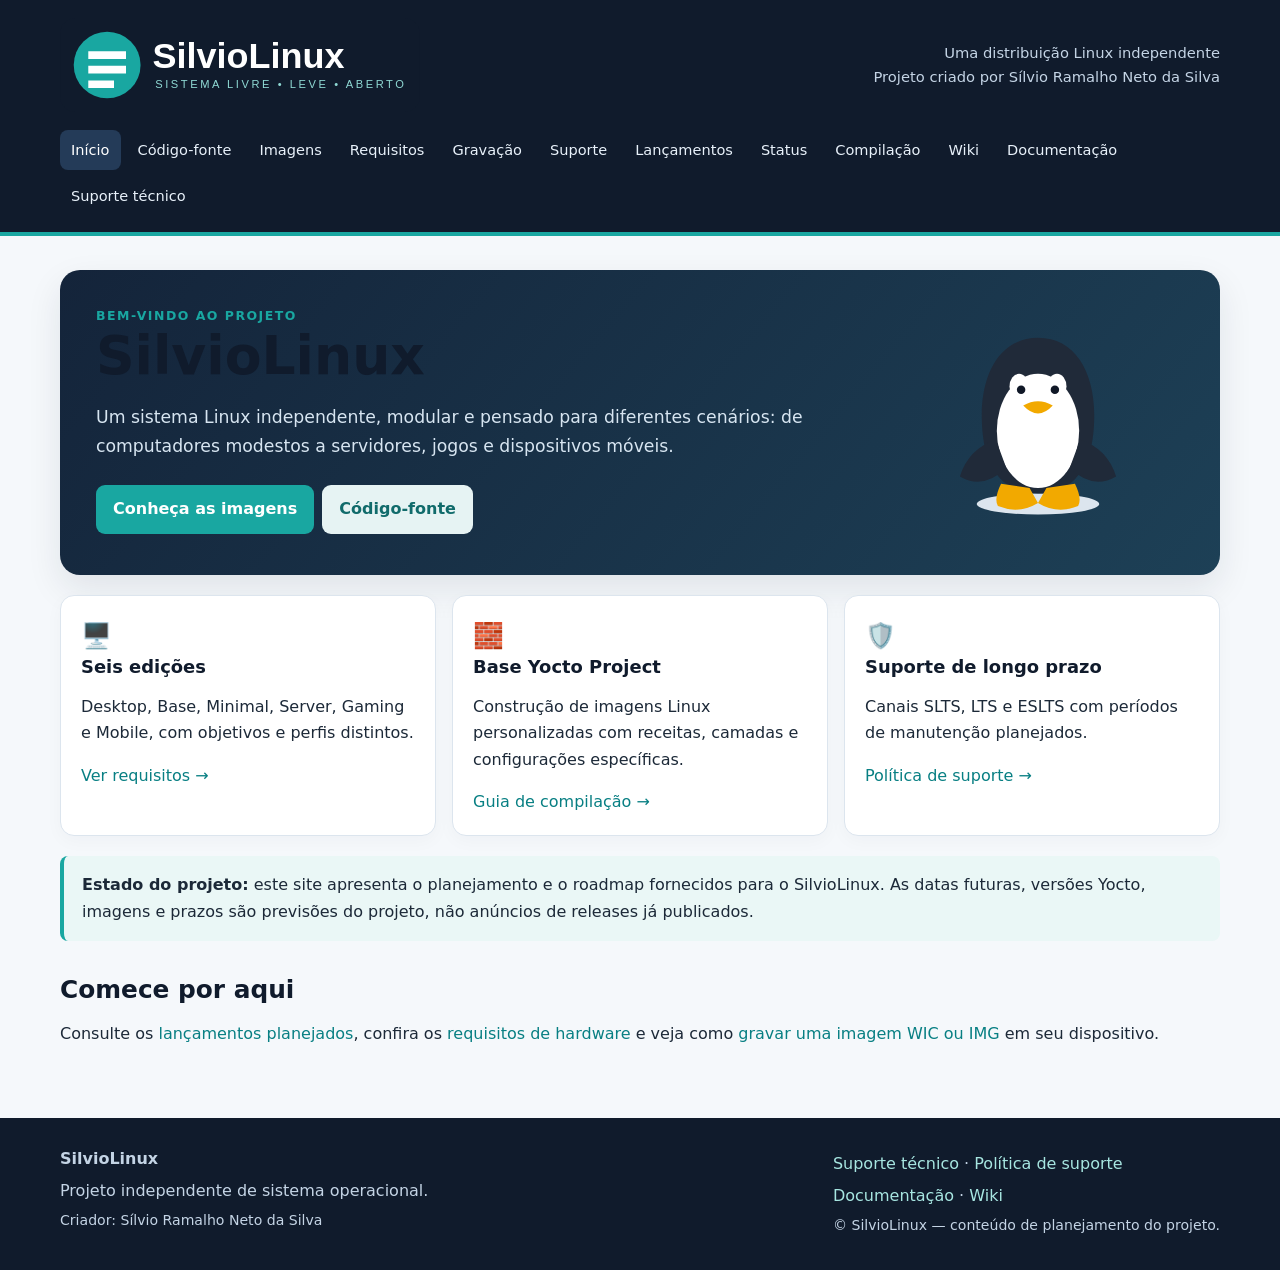
<file: index.html>
<!doctype html>
<html lang="pt-BR">
<head>
<meta charset="utf-8">
<meta name="viewport" content="width=device-width, initial-scale=1">
<meta name="description" content="Site oficial do SilvioLinux — sistema Linux livre, leve e personalizável.">
<meta name="theme-color" content="#101b2c">
<title>Início | SilvioLinux</title>
<link rel="icon" type="image/svg+xml" href="assets/favicon.svg">
<link rel="stylesheet" href="assets/style.css">
</head>
<body>
<header><div class="wrap">
<div class="top"><a class="brand" href="index.html"><img src="assets/silviolinux-logo.svg" alt="SilvioLinux — SL"></a><div class="tagline">Uma distribuição Linux independente<br>Projeto criado por Sílvio Ramalho Neto da Silva</div></div>
<nav class="nav"><a class="active" href="index.html">Início</a><a class="" href="download_sourcecode.html">Código-fonte</a><a class="" href="download_images_precompileds.html">Imagens</a><a class="" href="requirements.html">Requisitos</a><a class="" href="write.html">Gravação</a><a class="" href="support.html">Suporte</a><a class="" href="changelog.html">Lançamentos</a><a class="" href="status_silviolinux_versions.html">Status</a><a class="" href="compilation_guide.html">Compilação</a><a class="" href="wiki.html">Wiki</a><a class="" href="docs.html">Documentação</a><a class="" href="technical_support.html">Suporte técnico</a></nav>
</div></header>
<main class="wrap">
<section class="hero"><div><div class="eyebrow">Bem-vindo ao projeto</div><h1>SilvioLinux</h1><p>Um sistema Linux independente, modular e pensado para diferentes cenários: de computadores modestos a servidores, jogos e dispositivos móveis.</p><div class="actions"><a class="btn" href="download_images_precompileds.html">Conheça as imagens</a><a class="btn secondary" href="download_sourcecode.html">Código-fonte</a></div></div><img src="assets/tux-silvio.svg" alt="Mascote pinguim do SilvioLinux"></section>
<div class="grid">
<article class="card"><div class="icon">🖥️</div><h3>Seis edições</h3><p>Desktop, Base, Minimal, Server, Gaming e Mobile, com objetivos e perfis distintos.</p><a href="requirements.html">Ver requisitos →</a></article>
<article class="card"><div class="icon">🧱</div><h3>Base Yocto Project</h3><p>Construção de imagens Linux personalizadas com receitas, camadas e configurações específicas.</p><a href="compilation_guide.html">Guia de compilação →</a></article>
<article class="card"><div class="icon">🛡️</div><h3>Suporte de longo prazo</h3><p>Canais SLTS, LTS e ESLTS com períodos de manutenção planejados.</p><a href="support.html">Política de suporte →</a></article>
</div>
<div class="info"><strong>Estado do projeto:</strong> este site apresenta o planejamento e o roadmap fornecidos para o SilvioLinux. As datas futuras, versões Yocto, imagens e prazos são previsões do projeto, não anúncios de releases já publicados.</div>
<h2>Comece por aqui</h2><p>Consulte os <a href="changelog.html">lançamentos planejados</a>, confira os <a href="requirements.html">requisitos de hardware</a> e veja como <a href="write.html">gravar uma imagem WIC ou IMG</a> em seu dispositivo.</p>
</main>
<footer><div class="wrap footer-grid"><div><strong>SilvioLinux</strong><p>Projeto independente de sistema operacional.</p><p class="small">Criador: Sílvio Ramalho Neto da Silva</p></div><div><p><a href="technical_support.html">Suporte técnico</a> · <a href="support.html">Política de suporte</a></p><p><a href="docs.html">Documentação</a> · <a href="wiki.html">Wiki</a></p><p class="small">© SilvioLinux — conteúdo de planejamento do projeto.</p></div></div></footer>
</body></html>
</file>
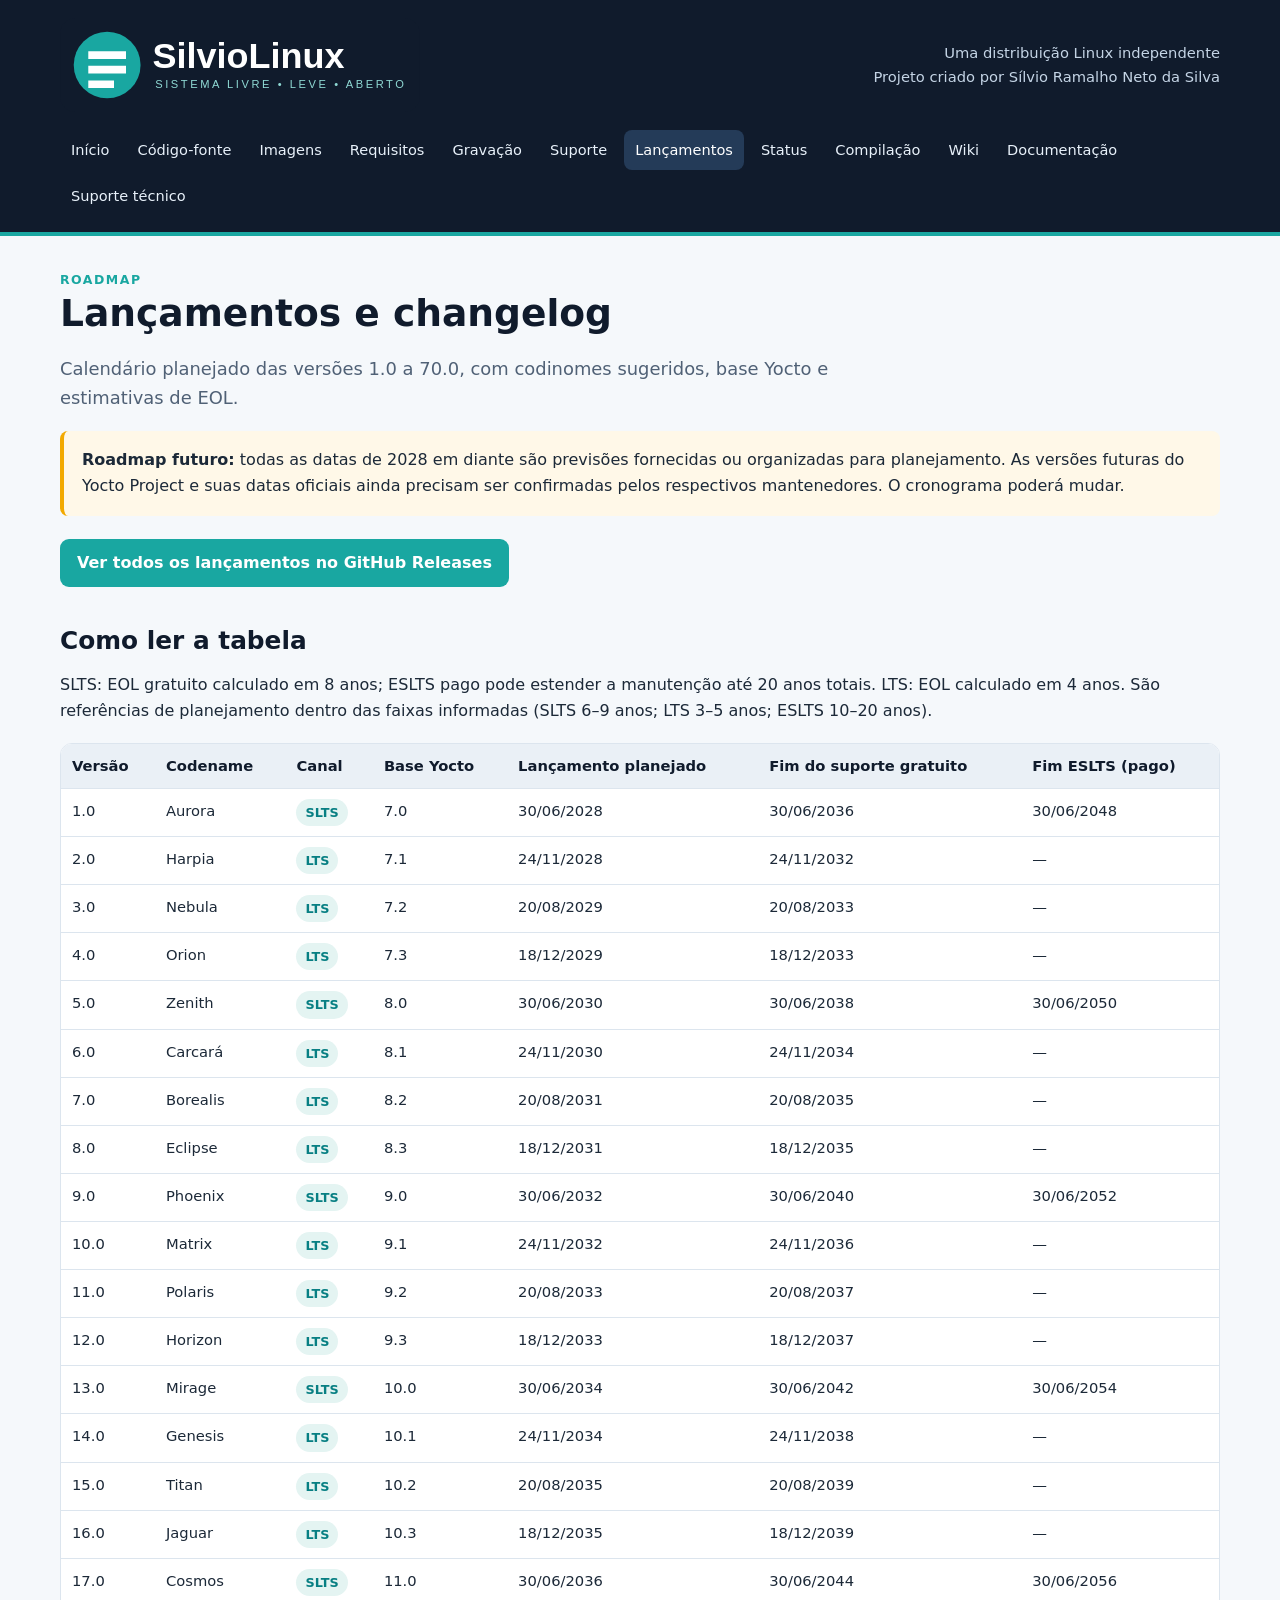
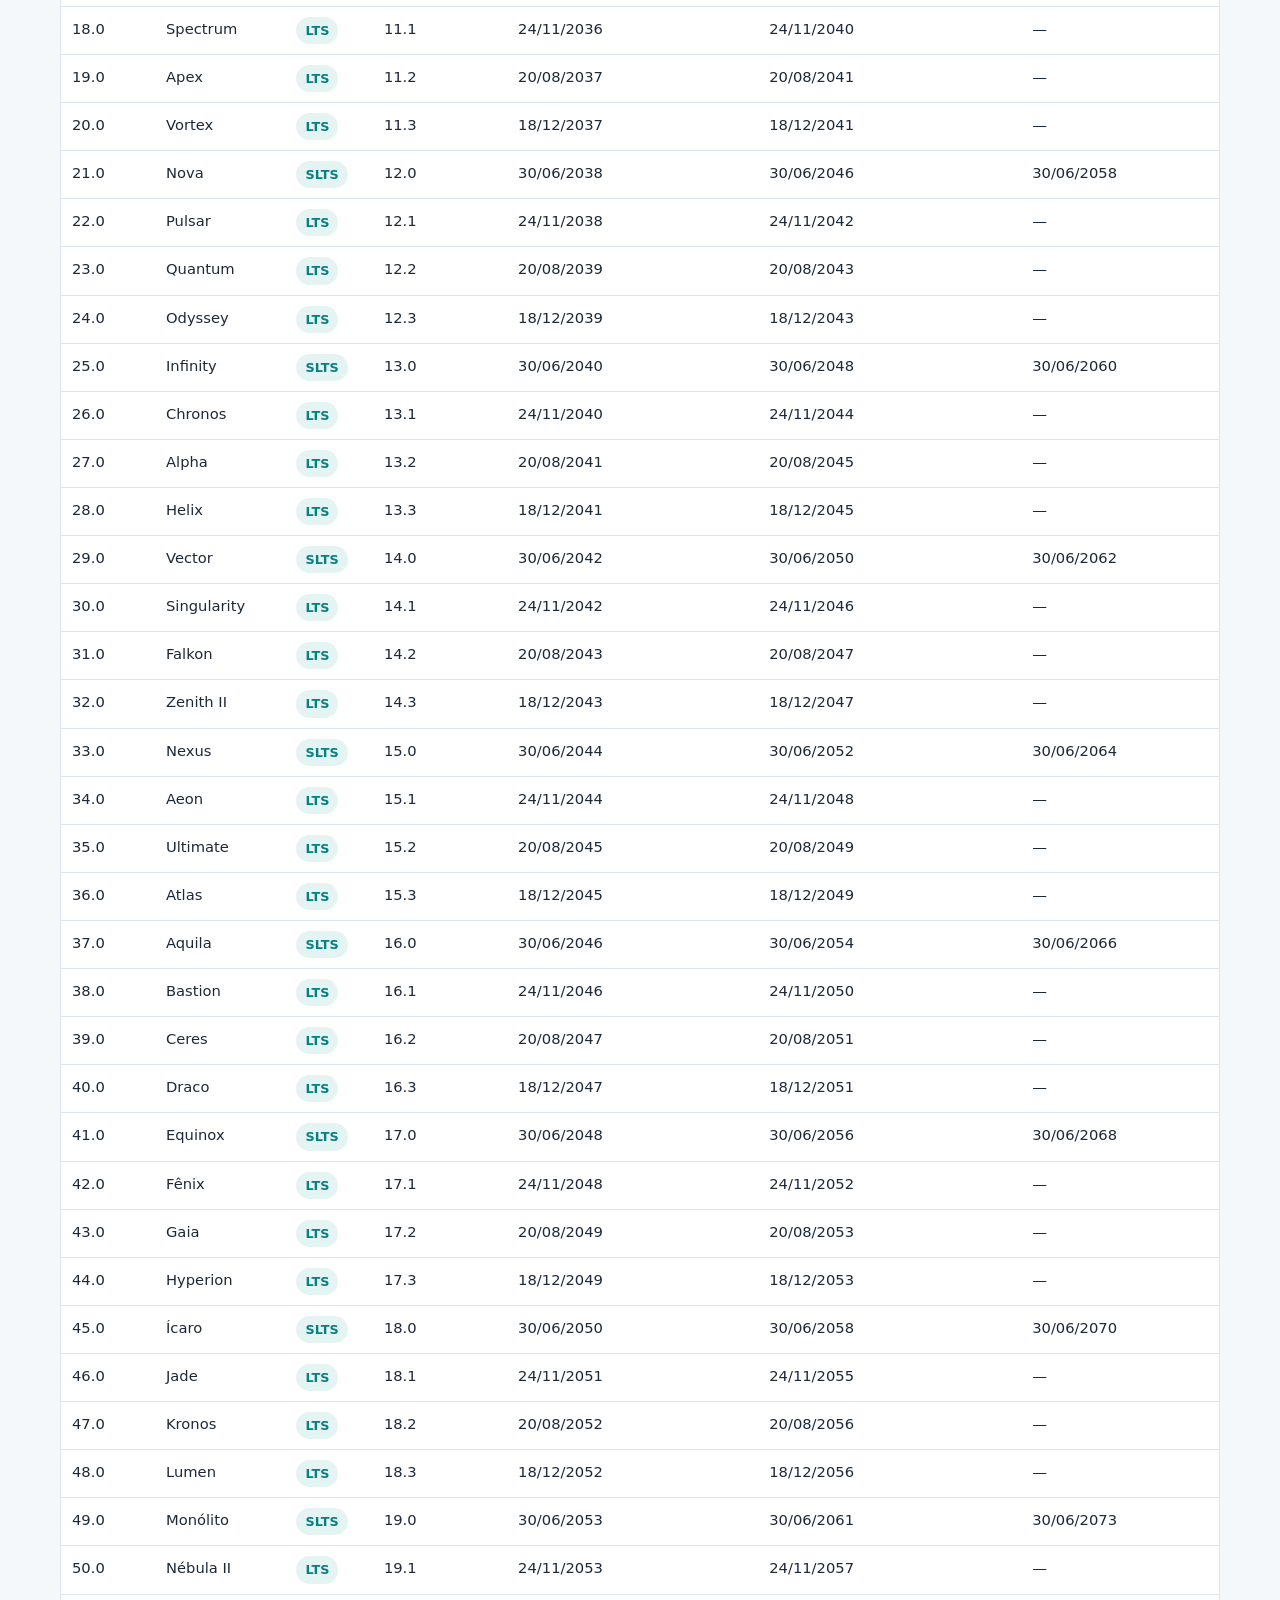
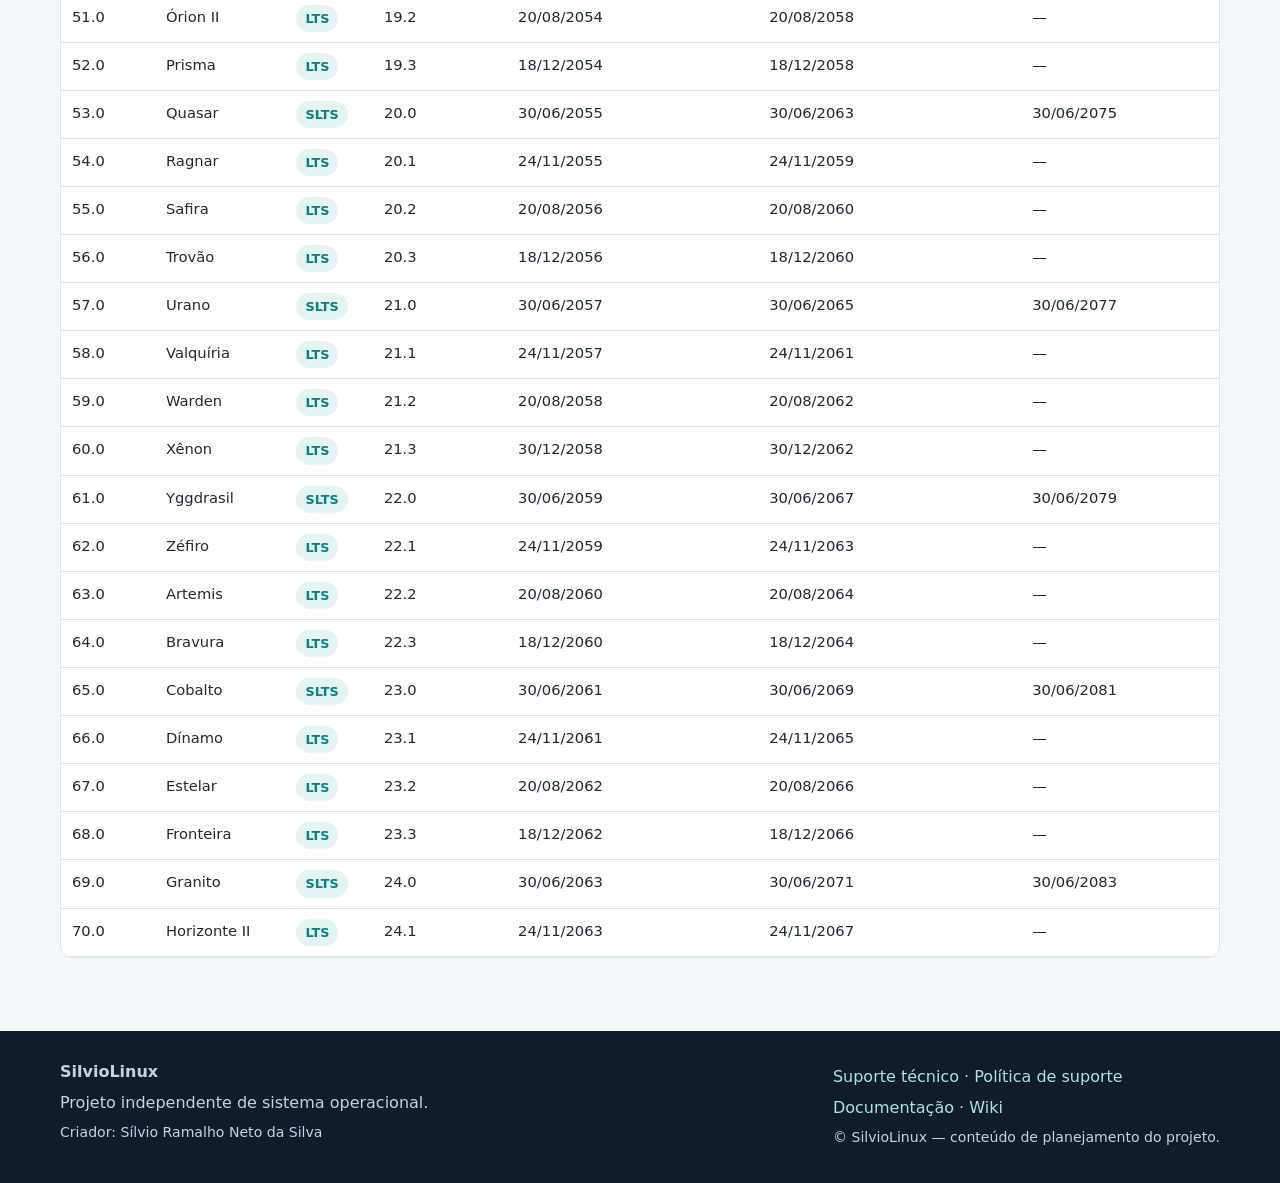
<file: changelog.html>
<!doctype html>
<html lang="pt-BR">
<head>
<meta charset="utf-8">
<meta name="viewport" content="width=device-width, initial-scale=1">
<meta name="description" content="Site oficial do SilvioLinux — sistema Linux livre, leve e personalizável.">
<meta name="theme-color" content="#101b2c">
<title>Lançamentos | SilvioLinux</title>
<link rel="icon" type="image/svg+xml" href="assets/favicon.svg">
<link rel="stylesheet" href="assets/style.css">
</head>
<body>
<header><div class="wrap">
<div class="top"><a class="brand" href="index.html"><img src="assets/silviolinux-logo.svg" alt="SilvioLinux — SL"></a><div class="tagline">Uma distribuição Linux independente<br>Projeto criado por Sílvio Ramalho Neto da Silva</div></div>
<nav class="nav"><a class="" href="index.html">Início</a><a class="" href="download_sourcecode.html">Código-fonte</a><a class="" href="download_images_precompileds.html">Imagens</a><a class="" href="requirements.html">Requisitos</a><a class="" href="write.html">Gravação</a><a class="" href="support.html">Suporte</a><a class="active" href="changelog.html">Lançamentos</a><a class="" href="status_silviolinux_versions.html">Status</a><a class="" href="compilation_guide.html">Compilação</a><a class="" href="wiki.html">Wiki</a><a class="" href="docs.html">Documentação</a><a class="" href="technical_support.html">Suporte técnico</a></nav>
</div></header>
<main class="wrap">
<div class="eyebrow">Roadmap</div><h1>Lançamentos e changelog</h1><p class="lead">Calendário planejado das versões 1.0 a 70.0, com codinomes sugeridos, base Yocto e estimativas de EOL.</p>
<div class="notice"><strong>Roadmap futuro:</strong> todas as datas de 2028 em diante são previsões fornecidas ou organizadas para planejamento. As versões futuras do Yocto Project e suas datas oficiais ainda precisam ser confirmadas pelos respectivos mantenedores. O cronograma poderá mudar.</div>
<p><a class="btn" href="https://github.com/silvionetoes627/meta-silviolinux/releases" target="_blank" rel="noopener">Ver todos os lançamentos no GitHub Releases</a></p>
<h2>Como ler a tabela</h2><p>SLTS: EOL gratuito calculado em 8 anos; ESLTS pago pode estender a manutenção até 20 anos totais. LTS: EOL calculado em 4 anos. São referências de planejamento dentro das faixas informadas (SLTS 6–9 anos; LTS 3–5 anos; ESLTS 10–20 anos).</p>
<div class="table-wrap"><table><thead><tr><th>Versão</th><th>Codename</th><th>Canal</th><th>Base Yocto</th><th>Lançamento planejado</th><th>Fim do suporte gratuito</th><th>Fim ESLTS (pago)</th></tr></thead><tbody><tr><td>1.0</td><td>Aurora</td><td><span class="pill">SLTS</span></td><td>7.0</td><td>30/06/2028</td><td>30/06/2036</td><td>30/06/2048</td></tr><tr><td>2.0</td><td>Harpia</td><td><span class="pill">LTS</span></td><td>7.1</td><td>24/11/2028</td><td>24/11/2032</td><td>—</td></tr><tr><td>3.0</td><td>Nebula</td><td><span class="pill">LTS</span></td><td>7.2</td><td>20/08/2029</td><td>20/08/2033</td><td>—</td></tr><tr><td>4.0</td><td>Orion</td><td><span class="pill">LTS</span></td><td>7.3</td><td>18/12/2029</td><td>18/12/2033</td><td>—</td></tr><tr><td>5.0</td><td>Zenith</td><td><span class="pill">SLTS</span></td><td>8.0</td><td>30/06/2030</td><td>30/06/2038</td><td>30/06/2050</td></tr><tr><td>6.0</td><td>Carcará</td><td><span class="pill">LTS</span></td><td>8.1</td><td>24/11/2030</td><td>24/11/2034</td><td>—</td></tr><tr><td>7.0</td><td>Borealis</td><td><span class="pill">LTS</span></td><td>8.2</td><td>20/08/2031</td><td>20/08/2035</td><td>—</td></tr><tr><td>8.0</td><td>Eclipse</td><td><span class="pill">LTS</span></td><td>8.3</td><td>18/12/2031</td><td>18/12/2035</td><td>—</td></tr><tr><td>9.0</td><td>Phoenix</td><td><span class="pill">SLTS</span></td><td>9.0</td><td>30/06/2032</td><td>30/06/2040</td><td>30/06/2052</td></tr><tr><td>10.0</td><td>Matrix</td><td><span class="pill">LTS</span></td><td>9.1</td><td>24/11/2032</td><td>24/11/2036</td><td>—</td></tr><tr><td>11.0</td><td>Polaris</td><td><span class="pill">LTS</span></td><td>9.2</td><td>20/08/2033</td><td>20/08/2037</td><td>—</td></tr><tr><td>12.0</td><td>Horizon</td><td><span class="pill">LTS</span></td><td>9.3</td><td>18/12/2033</td><td>18/12/2037</td><td>—</td></tr><tr><td>13.0</td><td>Mirage</td><td><span class="pill">SLTS</span></td><td>10.0</td><td>30/06/2034</td><td>30/06/2042</td><td>30/06/2054</td></tr><tr><td>14.0</td><td>Genesis</td><td><span class="pill">LTS</span></td><td>10.1</td><td>24/11/2034</td><td>24/11/2038</td><td>—</td></tr><tr><td>15.0</td><td>Titan</td><td><span class="pill">LTS</span></td><td>10.2</td><td>20/08/2035</td><td>20/08/2039</td><td>—</td></tr><tr><td>16.0</td><td>Jaguar</td><td><span class="pill">LTS</span></td><td>10.3</td><td>18/12/2035</td><td>18/12/2039</td><td>—</td></tr><tr><td>17.0</td><td>Cosmos</td><td><span class="pill">SLTS</span></td><td>11.0</td><td>30/06/2036</td><td>30/06/2044</td><td>30/06/2056</td></tr><tr><td>18.0</td><td>Spectrum</td><td><span class="pill">LTS</span></td><td>11.1</td><td>24/11/2036</td><td>24/11/2040</td><td>—</td></tr><tr><td>19.0</td><td>Apex</td><td><span class="pill">LTS</span></td><td>11.2</td><td>20/08/2037</td><td>20/08/2041</td><td>—</td></tr><tr><td>20.0</td><td>Vortex</td><td><span class="pill">LTS</span></td><td>11.3</td><td>18/12/2037</td><td>18/12/2041</td><td>—</td></tr><tr><td>21.0</td><td>Nova</td><td><span class="pill">SLTS</span></td><td>12.0</td><td>30/06/2038</td><td>30/06/2046</td><td>30/06/2058</td></tr><tr><td>22.0</td><td>Pulsar</td><td><span class="pill">LTS</span></td><td>12.1</td><td>24/11/2038</td><td>24/11/2042</td><td>—</td></tr><tr><td>23.0</td><td>Quantum</td><td><span class="pill">LTS</span></td><td>12.2</td><td>20/08/2039</td><td>20/08/2043</td><td>—</td></tr><tr><td>24.0</td><td>Odyssey</td><td><span class="pill">LTS</span></td><td>12.3</td><td>18/12/2039</td><td>18/12/2043</td><td>—</td></tr><tr><td>25.0</td><td>Infinity</td><td><span class="pill">SLTS</span></td><td>13.0</td><td>30/06/2040</td><td>30/06/2048</td><td>30/06/2060</td></tr><tr><td>26.0</td><td>Chronos</td><td><span class="pill">LTS</span></td><td>13.1</td><td>24/11/2040</td><td>24/11/2044</td><td>—</td></tr><tr><td>27.0</td><td>Alpha</td><td><span class="pill">LTS</span></td><td>13.2</td><td>20/08/2041</td><td>20/08/2045</td><td>—</td></tr><tr><td>28.0</td><td>Helix</td><td><span class="pill">LTS</span></td><td>13.3</td><td>18/12/2041</td><td>18/12/2045</td><td>—</td></tr><tr><td>29.0</td><td>Vector</td><td><span class="pill">SLTS</span></td><td>14.0</td><td>30/06/2042</td><td>30/06/2050</td><td>30/06/2062</td></tr><tr><td>30.0</td><td>Singularity</td><td><span class="pill">LTS</span></td><td>14.1</td><td>24/11/2042</td><td>24/11/2046</td><td>—</td></tr><tr><td>31.0</td><td>Falkon</td><td><span class="pill">LTS</span></td><td>14.2</td><td>20/08/2043</td><td>20/08/2047</td><td>—</td></tr><tr><td>32.0</td><td>Zenith II</td><td><span class="pill">LTS</span></td><td>14.3</td><td>18/12/2043</td><td>18/12/2047</td><td>—</td></tr><tr><td>33.0</td><td>Nexus</td><td><span class="pill">SLTS</span></td><td>15.0</td><td>30/06/2044</td><td>30/06/2052</td><td>30/06/2064</td></tr><tr><td>34.0</td><td>Aeon</td><td><span class="pill">LTS</span></td><td>15.1</td><td>24/11/2044</td><td>24/11/2048</td><td>—</td></tr><tr><td>35.0</td><td>Ultimate</td><td><span class="pill">LTS</span></td><td>15.2</td><td>20/08/2045</td><td>20/08/2049</td><td>—</td></tr><tr><td>36.0</td><td>Atlas</td><td><span class="pill">LTS</span></td><td>15.3</td><td>18/12/2045</td><td>18/12/2049</td><td>—</td></tr><tr><td>37.0</td><td>Aquila</td><td><span class="pill">SLTS</span></td><td>16.0</td><td>30/06/2046</td><td>30/06/2054</td><td>30/06/2066</td></tr><tr><td>38.0</td><td>Bastion</td><td><span class="pill">LTS</span></td><td>16.1</td><td>24/11/2046</td><td>24/11/2050</td><td>—</td></tr><tr><td>39.0</td><td>Ceres</td><td><span class="pill">LTS</span></td><td>16.2</td><td>20/08/2047</td><td>20/08/2051</td><td>—</td></tr><tr><td>40.0</td><td>Draco</td><td><span class="pill">LTS</span></td><td>16.3</td><td>18/12/2047</td><td>18/12/2051</td><td>—</td></tr><tr><td>41.0</td><td>Equinox</td><td><span class="pill">SLTS</span></td><td>17.0</td><td>30/06/2048</td><td>30/06/2056</td><td>30/06/2068</td></tr><tr><td>42.0</td><td>Fênix</td><td><span class="pill">LTS</span></td><td>17.1</td><td>24/11/2048</td><td>24/11/2052</td><td>—</td></tr><tr><td>43.0</td><td>Gaia</td><td><span class="pill">LTS</span></td><td>17.2</td><td>20/08/2049</td><td>20/08/2053</td><td>—</td></tr><tr><td>44.0</td><td>Hyperion</td><td><span class="pill">LTS</span></td><td>17.3</td><td>18/12/2049</td><td>18/12/2053</td><td>—</td></tr><tr><td>45.0</td><td>Ícaro</td><td><span class="pill">SLTS</span></td><td>18.0</td><td>30/06/2050</td><td>30/06/2058</td><td>30/06/2070</td></tr><tr><td>46.0</td><td>Jade</td><td><span class="pill">LTS</span></td><td>18.1</td><td>24/11/2051</td><td>24/11/2055</td><td>—</td></tr><tr><td>47.0</td><td>Kronos</td><td><span class="pill">LTS</span></td><td>18.2</td><td>20/08/2052</td><td>20/08/2056</td><td>—</td></tr><tr><td>48.0</td><td>Lumen</td><td><span class="pill">LTS</span></td><td>18.3</td><td>18/12/2052</td><td>18/12/2056</td><td>—</td></tr><tr><td>49.0</td><td>Monólito</td><td><span class="pill">SLTS</span></td><td>19.0</td><td>30/06/2053</td><td>30/06/2061</td><td>30/06/2073</td></tr><tr><td>50.0</td><td>Nébula II</td><td><span class="pill">LTS</span></td><td>19.1</td><td>24/11/2053</td><td>24/11/2057</td><td>—</td></tr><tr><td>51.0</td><td>Órion II</td><td><span class="pill">LTS</span></td><td>19.2</td><td>20/08/2054</td><td>20/08/2058</td><td>—</td></tr><tr><td>52.0</td><td>Prisma</td><td><span class="pill">LTS</span></td><td>19.3</td><td>18/12/2054</td><td>18/12/2058</td><td>—</td></tr><tr><td>53.0</td><td>Quasar</td><td><span class="pill">SLTS</span></td><td>20.0</td><td>30/06/2055</td><td>30/06/2063</td><td>30/06/2075</td></tr><tr><td>54.0</td><td>Ragnar</td><td><span class="pill">LTS</span></td><td>20.1</td><td>24/11/2055</td><td>24/11/2059</td><td>—</td></tr><tr><td>55.0</td><td>Safira</td><td><span class="pill">LTS</span></td><td>20.2</td><td>20/08/2056</td><td>20/08/2060</td><td>—</td></tr><tr><td>56.0</td><td>Trovão</td><td><span class="pill">LTS</span></td><td>20.3</td><td>18/12/2056</td><td>18/12/2060</td><td>—</td></tr><tr><td>57.0</td><td>Urano</td><td><span class="pill">SLTS</span></td><td>21.0</td><td>30/06/2057</td><td>30/06/2065</td><td>30/06/2077</td></tr><tr><td>58.0</td><td>Valquíria</td><td><span class="pill">LTS</span></td><td>21.1</td><td>24/11/2057</td><td>24/11/2061</td><td>—</td></tr><tr><td>59.0</td><td>Warden</td><td><span class="pill">LTS</span></td><td>21.2</td><td>20/08/2058</td><td>20/08/2062</td><td>—</td></tr><tr><td>60.0</td><td>Xênon</td><td><span class="pill">LTS</span></td><td>21.3</td><td>30/12/2058</td><td>30/12/2062</td><td>—</td></tr><tr><td>61.0</td><td>Yggdrasil</td><td><span class="pill">SLTS</span></td><td>22.0</td><td>30/06/2059</td><td>30/06/2067</td><td>30/06/2079</td></tr><tr><td>62.0</td><td>Zéfiro</td><td><span class="pill">LTS</span></td><td>22.1</td><td>24/11/2059</td><td>24/11/2063</td><td>—</td></tr><tr><td>63.0</td><td>Artemis</td><td><span class="pill">LTS</span></td><td>22.2</td><td>20/08/2060</td><td>20/08/2064</td><td>—</td></tr><tr><td>64.0</td><td>Bravura</td><td><span class="pill">LTS</span></td><td>22.3</td><td>18/12/2060</td><td>18/12/2064</td><td>—</td></tr><tr><td>65.0</td><td>Cobalto</td><td><span class="pill">SLTS</span></td><td>23.0</td><td>30/06/2061</td><td>30/06/2069</td><td>30/06/2081</td></tr><tr><td>66.0</td><td>Dínamo</td><td><span class="pill">LTS</span></td><td>23.1</td><td>24/11/2061</td><td>24/11/2065</td><td>—</td></tr><tr><td>67.0</td><td>Estelar</td><td><span class="pill">LTS</span></td><td>23.2</td><td>20/08/2062</td><td>20/08/2066</td><td>—</td></tr><tr><td>68.0</td><td>Fronteira</td><td><span class="pill">LTS</span></td><td>23.3</td><td>18/12/2062</td><td>18/12/2066</td><td>—</td></tr><tr><td>69.0</td><td>Granito</td><td><span class="pill">SLTS</span></td><td>24.0</td><td>30/06/2063</td><td>30/06/2071</td><td>30/06/2083</td></tr><tr><td>70.0</td><td>Horizonte II</td><td><span class="pill">LTS</span></td><td>24.1</td><td>24/11/2063</td><td>24/11/2067</td><td>—</td></tr></tbody></table></div>
</main>
<footer><div class="wrap footer-grid"><div><strong>SilvioLinux</strong><p>Projeto independente de sistema operacional.</p><p class="small">Criador: Sílvio Ramalho Neto da Silva</p></div><div><p><a href="technical_support.html">Suporte técnico</a> · <a href="support.html">Política de suporte</a></p><p><a href="docs.html">Documentação</a> · <a href="wiki.html">Wiki</a></p><p class="small">© SilvioLinux — conteúdo de planejamento do projeto.</p></div></div></footer>
</body></html>
</file>
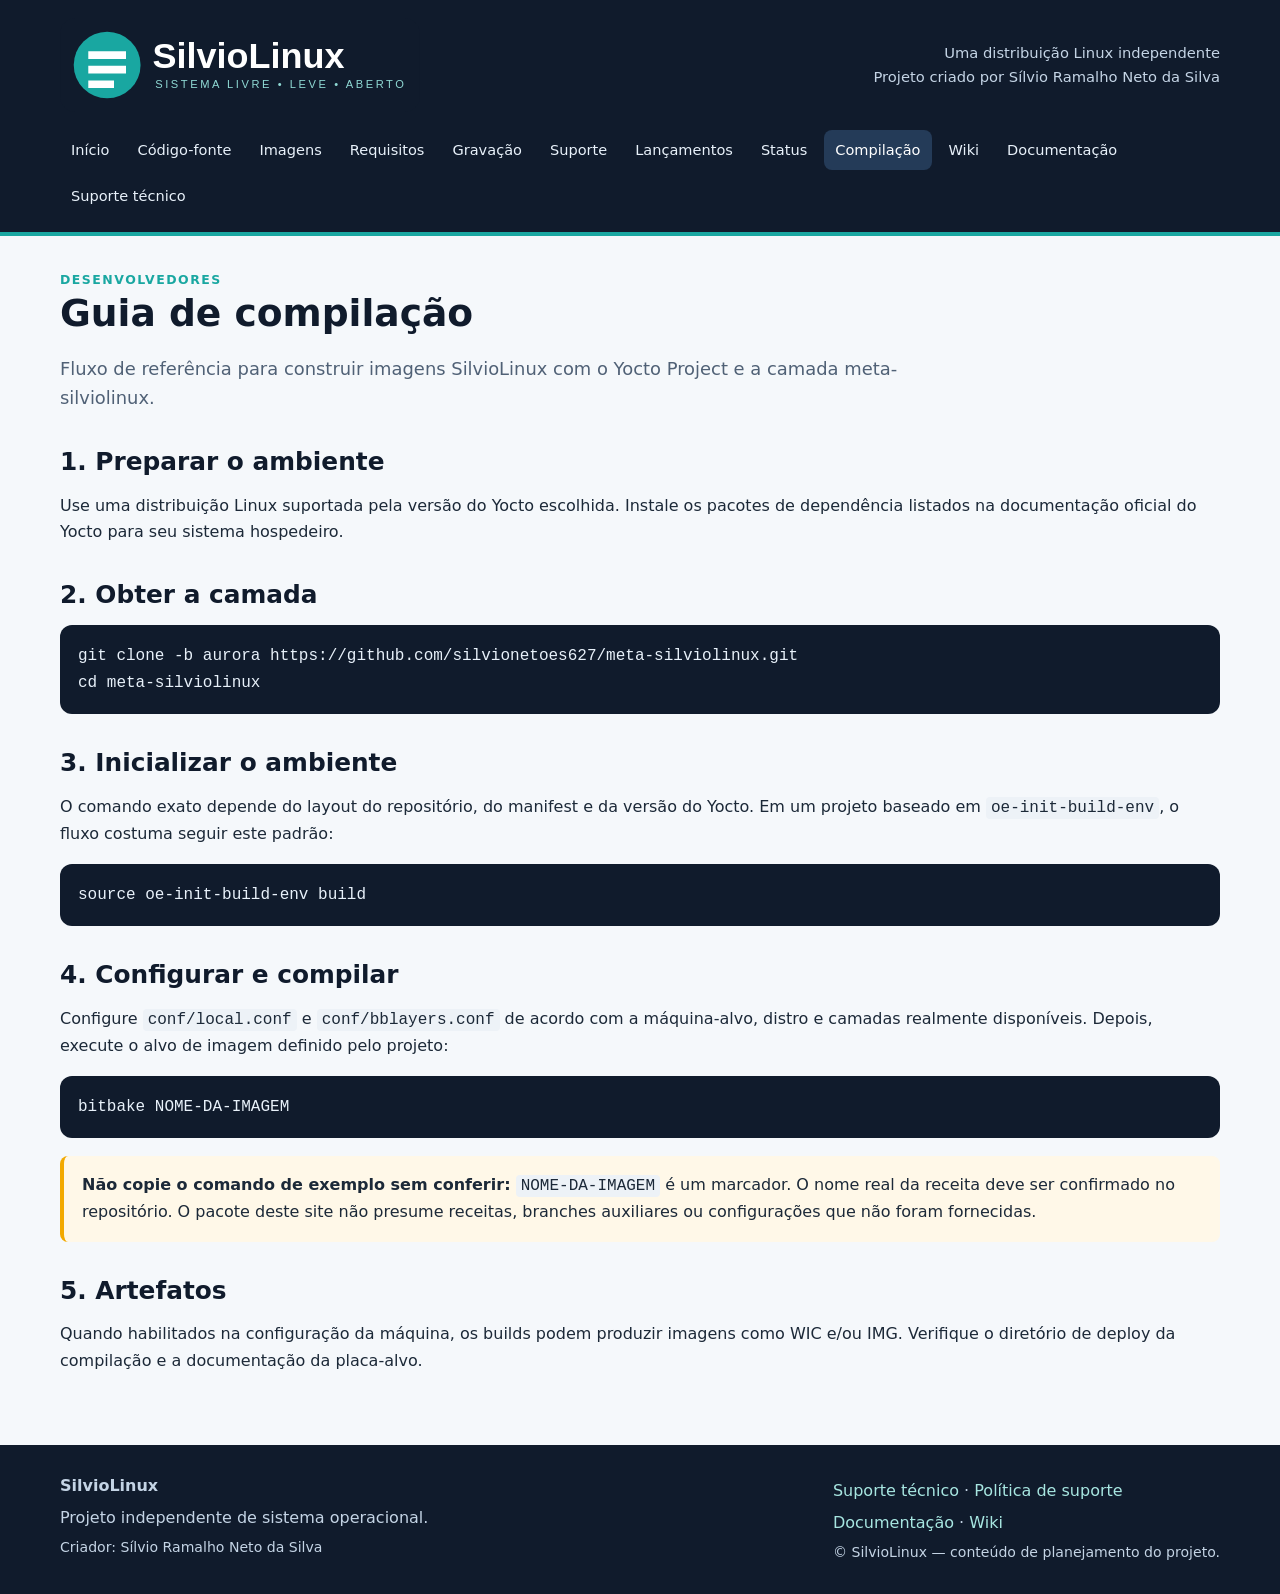
<file: compilation_guide.html>
<!doctype html>
<html lang="pt-BR">
<head>
<meta charset="utf-8">
<meta name="viewport" content="width=device-width, initial-scale=1">
<meta name="description" content="Site oficial do SilvioLinux — sistema Linux livre, leve e personalizável.">
<meta name="theme-color" content="#101b2c">
<title>Guia de compilação | SilvioLinux</title>
<link rel="icon" type="image/svg+xml" href="assets/favicon.svg">
<link rel="stylesheet" href="assets/style.css">
</head>
<body>
<header><div class="wrap">
<div class="top"><a class="brand" href="index.html"><img src="assets/silviolinux-logo.svg" alt="SilvioLinux — SL"></a><div class="tagline">Uma distribuição Linux independente<br>Projeto criado por Sílvio Ramalho Neto da Silva</div></div>
<nav class="nav"><a class="" href="index.html">Início</a><a class="" href="download_sourcecode.html">Código-fonte</a><a class="" href="download_images_precompileds.html">Imagens</a><a class="" href="requirements.html">Requisitos</a><a class="" href="write.html">Gravação</a><a class="" href="support.html">Suporte</a><a class="" href="changelog.html">Lançamentos</a><a class="" href="status_silviolinux_versions.html">Status</a><a class="active" href="compilation_guide.html">Compilação</a><a class="" href="wiki.html">Wiki</a><a class="" href="docs.html">Documentação</a><a class="" href="technical_support.html">Suporte técnico</a></nav>
</div></header>
<main class="wrap">
<div class="eyebrow">Desenvolvedores</div><h1>Guia de compilação</h1><p class="lead">Fluxo de referência para construir imagens SilvioLinux com o Yocto Project e a camada meta-silviolinux.</p>
<h2>1. Preparar o ambiente</h2><p>Use uma distribuição Linux suportada pela versão do Yocto escolhida. Instale os pacotes de dependência listados na documentação oficial do Yocto para seu sistema hospedeiro.</p>
<h2>2. Obter a camada</h2><pre>git clone -b aurora https://github.com/silvionetoes627/meta-silviolinux.git
cd meta-silviolinux</pre>
<h2>3. Inicializar o ambiente</h2><p>O comando exato depende do layout do repositório, do manifest e da versão do Yocto. Em um projeto baseado em <code>oe-init-build-env</code>, o fluxo costuma seguir este padrão:</p><pre>source oe-init-build-env build</pre>
<h2>4. Configurar e compilar</h2><p>Configure <code>conf/local.conf</code> e <code>conf/bblayers.conf</code> de acordo com a máquina-alvo, distro e camadas realmente disponíveis. Depois, execute o alvo de imagem definido pelo projeto:</p><pre>bitbake NOME-DA-IMAGEM</pre>
<div class="notice"><strong>Não copie o comando de exemplo sem conferir:</strong> <code>NOME-DA-IMAGEM</code> é um marcador. O nome real da receita deve ser confirmado no repositório. O pacote deste site não presume receitas, branches auxiliares ou configurações que não foram fornecidas.</div>
<h2>5. Artefatos</h2><p>Quando habilitados na configuração da máquina, os builds podem produzir imagens como WIC e/ou IMG. Verifique o diretório de deploy da compilação e a documentação da placa-alvo.</p>
</main>
<footer><div class="wrap footer-grid"><div><strong>SilvioLinux</strong><p>Projeto independente de sistema operacional.</p><p class="small">Criador: Sílvio Ramalho Neto da Silva</p></div><div><p><a href="technical_support.html">Suporte técnico</a> · <a href="support.html">Política de suporte</a></p><p><a href="docs.html">Documentação</a> · <a href="wiki.html">Wiki</a></p><p class="small">© SilvioLinux — conteúdo de planejamento do projeto.</p></div></div></footer>
</body></html>
</file>
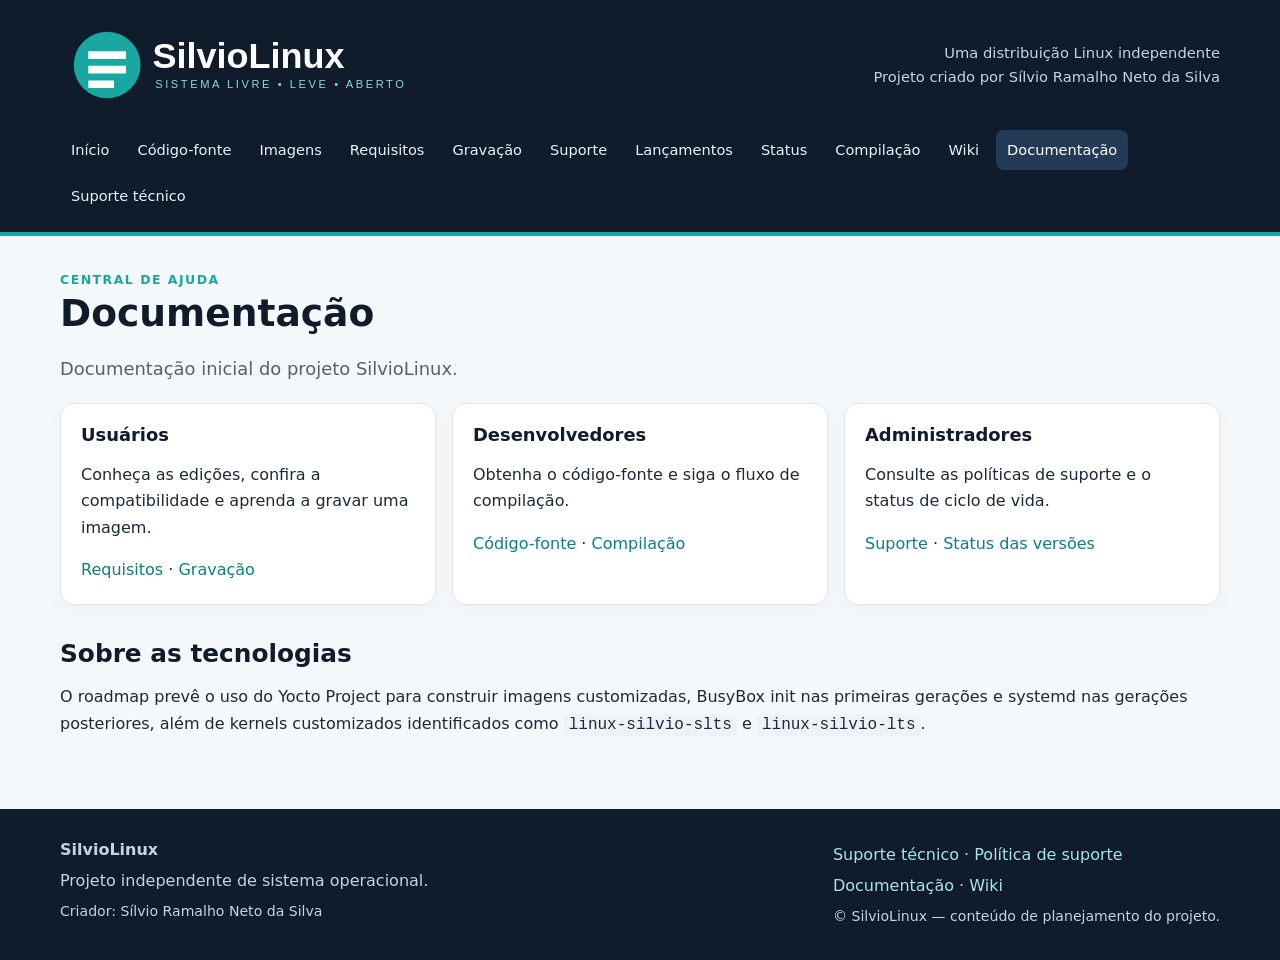
<file: docs.html>
<!doctype html>
<html lang="pt-BR">
<head>
<meta charset="utf-8">
<meta name="viewport" content="width=device-width, initial-scale=1">
<meta name="description" content="Site oficial do SilvioLinux — sistema Linux livre, leve e personalizável.">
<meta name="theme-color" content="#101b2c">
<title>Documentação | SilvioLinux</title>
<link rel="icon" type="image/svg+xml" href="assets/favicon.svg">
<link rel="stylesheet" href="assets/style.css">
</head>
<body>
<header><div class="wrap">
<div class="top"><a class="brand" href="index.html"><img src="assets/silviolinux-logo.svg" alt="SilvioLinux — SL"></a><div class="tagline">Uma distribuição Linux independente<br>Projeto criado por Sílvio Ramalho Neto da Silva</div></div>
<nav class="nav"><a class="" href="index.html">Início</a><a class="" href="download_sourcecode.html">Código-fonte</a><a class="" href="download_images_precompileds.html">Imagens</a><a class="" href="requirements.html">Requisitos</a><a class="" href="write.html">Gravação</a><a class="" href="support.html">Suporte</a><a class="" href="changelog.html">Lançamentos</a><a class="" href="status_silviolinux_versions.html">Status</a><a class="" href="compilation_guide.html">Compilação</a><a class="" href="wiki.html">Wiki</a><a class="active" href="docs.html">Documentação</a><a class="" href="technical_support.html">Suporte técnico</a></nav>
</div></header>
<main class="wrap">
<div class="eyebrow">Central de ajuda</div><h1>Documentação</h1><p class="lead">Documentação inicial do projeto SilvioLinux.</p>
<div class="grid">
<div class="card"><h3>Usuários</h3><p>Conheça as edições, confira a compatibilidade e aprenda a gravar uma imagem.</p><a href="requirements.html">Requisitos</a> · <a href="write.html">Gravação</a></div>
<div class="card"><h3>Desenvolvedores</h3><p>Obtenha o código-fonte e siga o fluxo de compilação.</p><a href="download_sourcecode.html">Código-fonte</a> · <a href="compilation_guide.html">Compilação</a></div>
<div class="card"><h3>Administradores</h3><p>Consulte as políticas de suporte e o status de ciclo de vida.</p><a href="support.html">Suporte</a> · <a href="status_silviolinux_versions.html">Status das versões</a></div>
</div>
<h2>Sobre as tecnologias</h2><p>O roadmap prevê o uso do Yocto Project para construir imagens customizadas, BusyBox init nas primeiras gerações e systemd nas gerações posteriores, além de kernels customizados identificados como <code>linux-silvio-slts</code> e <code>linux-silvio-lts</code>.</p>
</main>
<footer><div class="wrap footer-grid"><div><strong>SilvioLinux</strong><p>Projeto independente de sistema operacional.</p><p class="small">Criador: Sílvio Ramalho Neto da Silva</p></div><div><p><a href="technical_support.html">Suporte técnico</a> · <a href="support.html">Política de suporte</a></p><p><a href="docs.html">Documentação</a> · <a href="wiki.html">Wiki</a></p><p class="small">© SilvioLinux — conteúdo de planejamento do projeto.</p></div></div></footer>
</body></html>
</file>
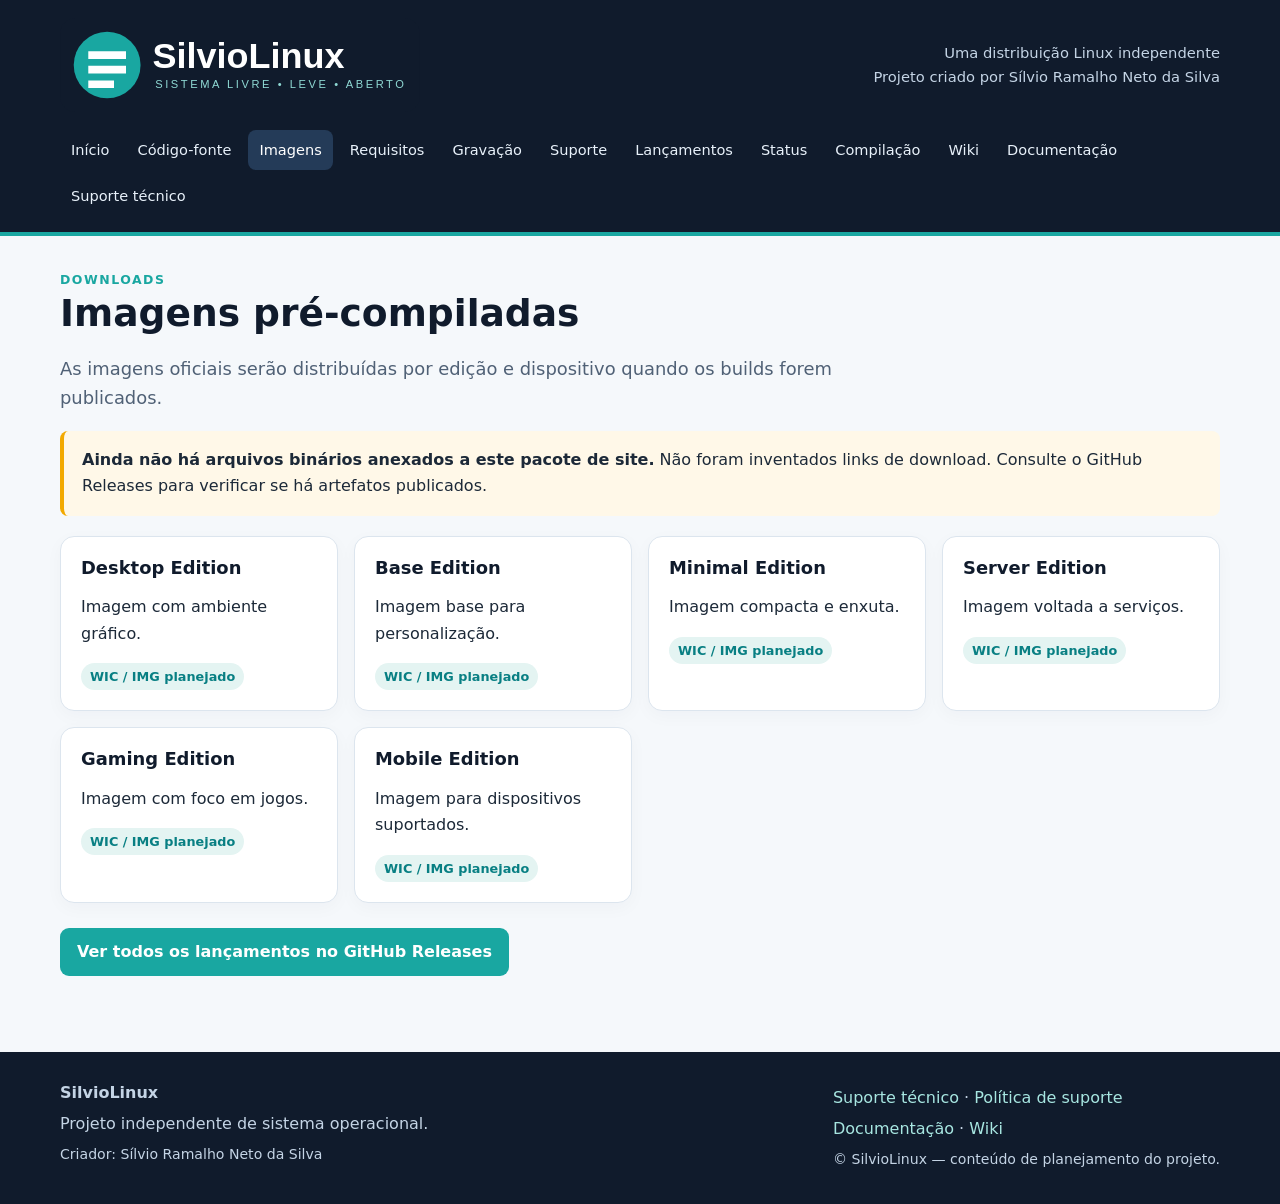
<file: download_images_precompileds.html>
<!doctype html>
<html lang="pt-BR">
<head>
<meta charset="utf-8">
<meta name="viewport" content="width=device-width, initial-scale=1">
<meta name="description" content="Site oficial do SilvioLinux — sistema Linux livre, leve e personalizável.">
<meta name="theme-color" content="#101b2c">
<title>Imagens pré-compiladas | SilvioLinux</title>
<link rel="icon" type="image/svg+xml" href="assets/favicon.svg">
<link rel="stylesheet" href="assets/style.css">
</head>
<body>
<header><div class="wrap">
<div class="top"><a class="brand" href="index.html"><img src="assets/silviolinux-logo.svg" alt="SilvioLinux — SL"></a><div class="tagline">Uma distribuição Linux independente<br>Projeto criado por Sílvio Ramalho Neto da Silva</div></div>
<nav class="nav"><a class="" href="index.html">Início</a><a class="" href="download_sourcecode.html">Código-fonte</a><a class="active" href="download_images_precompileds.html">Imagens</a><a class="" href="requirements.html">Requisitos</a><a class="" href="write.html">Gravação</a><a class="" href="support.html">Suporte</a><a class="" href="changelog.html">Lançamentos</a><a class="" href="status_silviolinux_versions.html">Status</a><a class="" href="compilation_guide.html">Compilação</a><a class="" href="wiki.html">Wiki</a><a class="" href="docs.html">Documentação</a><a class="" href="technical_support.html">Suporte técnico</a></nav>
</div></header>
<main class="wrap">
<div class="eyebrow">Downloads</div><h1>Imagens pré-compiladas</h1><p class="lead">As imagens oficiais serão distribuídas por edição e dispositivo quando os builds forem publicados.</p>
<div class="notice"><strong>Ainda não há arquivos binários anexados a este pacote de site.</strong> Não foram inventados links de download. Consulte o GitHub Releases para verificar se há artefatos publicados.</div>
<div class="grid">
<div class="card"><h3>Desktop Edition</h3><p>Imagem com ambiente gráfico.</p><span class="pill">WIC / IMG planejado</span></div>
<div class="card"><h3>Base Edition</h3><p>Imagem base para personalização.</p><span class="pill">WIC / IMG planejado</span></div>
<div class="card"><h3>Minimal Edition</h3><p>Imagem compacta e enxuta.</p><span class="pill">WIC / IMG planejado</span></div>
<div class="card"><h3>Server Edition</h3><p>Imagem voltada a serviços.</p><span class="pill">WIC / IMG planejado</span></div>
<div class="card"><h3>Gaming Edition</h3><p>Imagem com foco em jogos.</p><span class="pill">WIC / IMG planejado</span></div>
<div class="card"><h3>Mobile Edition</h3><p>Imagem para dispositivos suportados.</p><span class="pill">WIC / IMG planejado</span></div>
</div>
<p><a class="btn" href="https://github.com/silvionetoes627/meta-silviolinux/releases" target="_blank" rel="noopener">Ver todos os lançamentos no GitHub Releases</a></p>
</main>
<footer><div class="wrap footer-grid"><div><strong>SilvioLinux</strong><p>Projeto independente de sistema operacional.</p><p class="small">Criador: Sílvio Ramalho Neto da Silva</p></div><div><p><a href="technical_support.html">Suporte técnico</a> · <a href="support.html">Política de suporte</a></p><p><a href="docs.html">Documentação</a> · <a href="wiki.html">Wiki</a></p><p class="small">© SilvioLinux — conteúdo de planejamento do projeto.</p></div></div></footer>
</body></html>
</file>
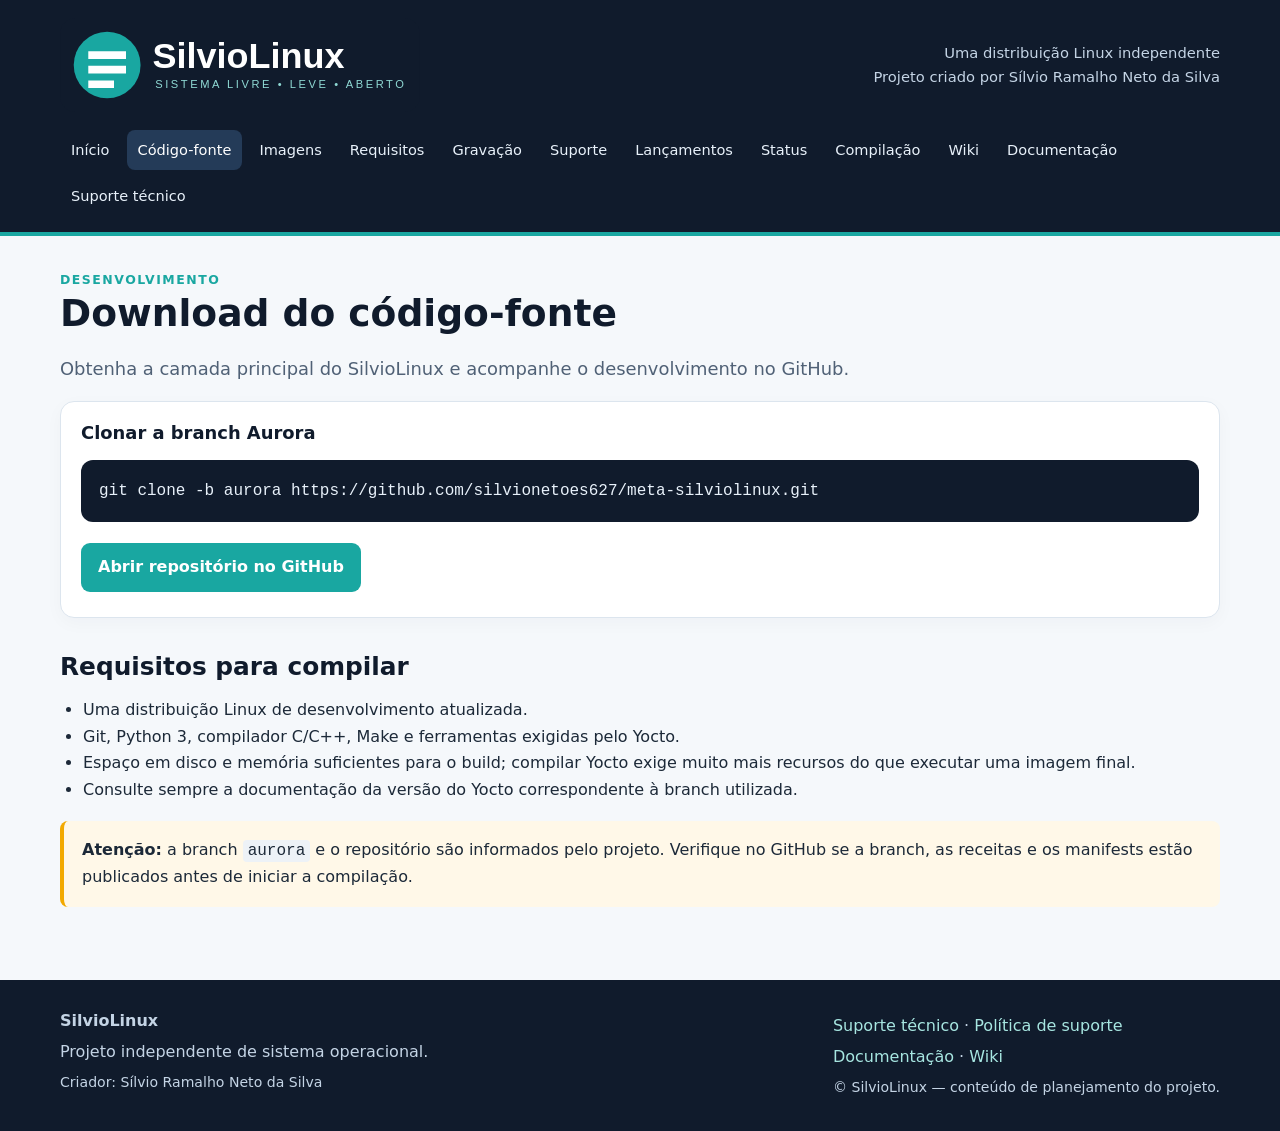
<file: download_sourcecode.html>
<!doctype html>
<html lang="pt-BR">
<head>
<meta charset="utf-8">
<meta name="viewport" content="width=device-width, initial-scale=1">
<meta name="description" content="Site oficial do SilvioLinux — sistema Linux livre, leve e personalizável.">
<meta name="theme-color" content="#101b2c">
<title>Download do código-fonte | SilvioLinux</title>
<link rel="icon" type="image/svg+xml" href="assets/favicon.svg">
<link rel="stylesheet" href="assets/style.css">
</head>
<body>
<header><div class="wrap">
<div class="top"><a class="brand" href="index.html"><img src="assets/silviolinux-logo.svg" alt="SilvioLinux — SL"></a><div class="tagline">Uma distribuição Linux independente<br>Projeto criado por Sílvio Ramalho Neto da Silva</div></div>
<nav class="nav"><a class="" href="index.html">Início</a><a class="active" href="download_sourcecode.html">Código-fonte</a><a class="" href="download_images_precompileds.html">Imagens</a><a class="" href="requirements.html">Requisitos</a><a class="" href="write.html">Gravação</a><a class="" href="support.html">Suporte</a><a class="" href="changelog.html">Lançamentos</a><a class="" href="status_silviolinux_versions.html">Status</a><a class="" href="compilation_guide.html">Compilação</a><a class="" href="wiki.html">Wiki</a><a class="" href="docs.html">Documentação</a><a class="" href="technical_support.html">Suporte técnico</a></nav>
</div></header>
<main class="wrap">
<div class="eyebrow">Desenvolvimento</div><h1>Download do código-fonte</h1>
<p class="lead">Obtenha a camada principal do SilvioLinux e acompanhe o desenvolvimento no GitHub.</p>
<div class="card"><h3>Clonar a branch Aurora</h3><pre>git clone -b aurora https://github.com/silvionetoes627/meta-silviolinux.git</pre><p><a class="btn" href="https://github.com/silvionetoes627/meta-silviolinux" target="_blank" rel="noopener">Abrir repositório no GitHub</a></p></div>
<h2>Requisitos para compilar</h2><ul><li>Uma distribuição Linux de desenvolvimento atualizada.</li><li>Git, Python 3, compilador C/C++, Make e ferramentas exigidas pelo Yocto.</li><li>Espaço em disco e memória suficientes para o build; compilar Yocto exige muito mais recursos do que executar uma imagem final.</li><li>Consulte sempre a documentação da versão do Yocto correspondente à branch utilizada.</li></ul>
<div class="notice"><strong>Atenção:</strong> a branch <code>aurora</code> e o repositório são informados pelo projeto. Verifique no GitHub se a branch, as receitas e os manifests estão publicados antes de iniciar a compilação.</div>
</main>
<footer><div class="wrap footer-grid"><div><strong>SilvioLinux</strong><p>Projeto independente de sistema operacional.</p><p class="small">Criador: Sílvio Ramalho Neto da Silva</p></div><div><p><a href="technical_support.html">Suporte técnico</a> · <a href="support.html">Política de suporte</a></p><p><a href="docs.html">Documentação</a> · <a href="wiki.html">Wiki</a></p><p class="small">© SilvioLinux — conteúdo de planejamento do projeto.</p></div></div></footer>
</body></html>
</file>
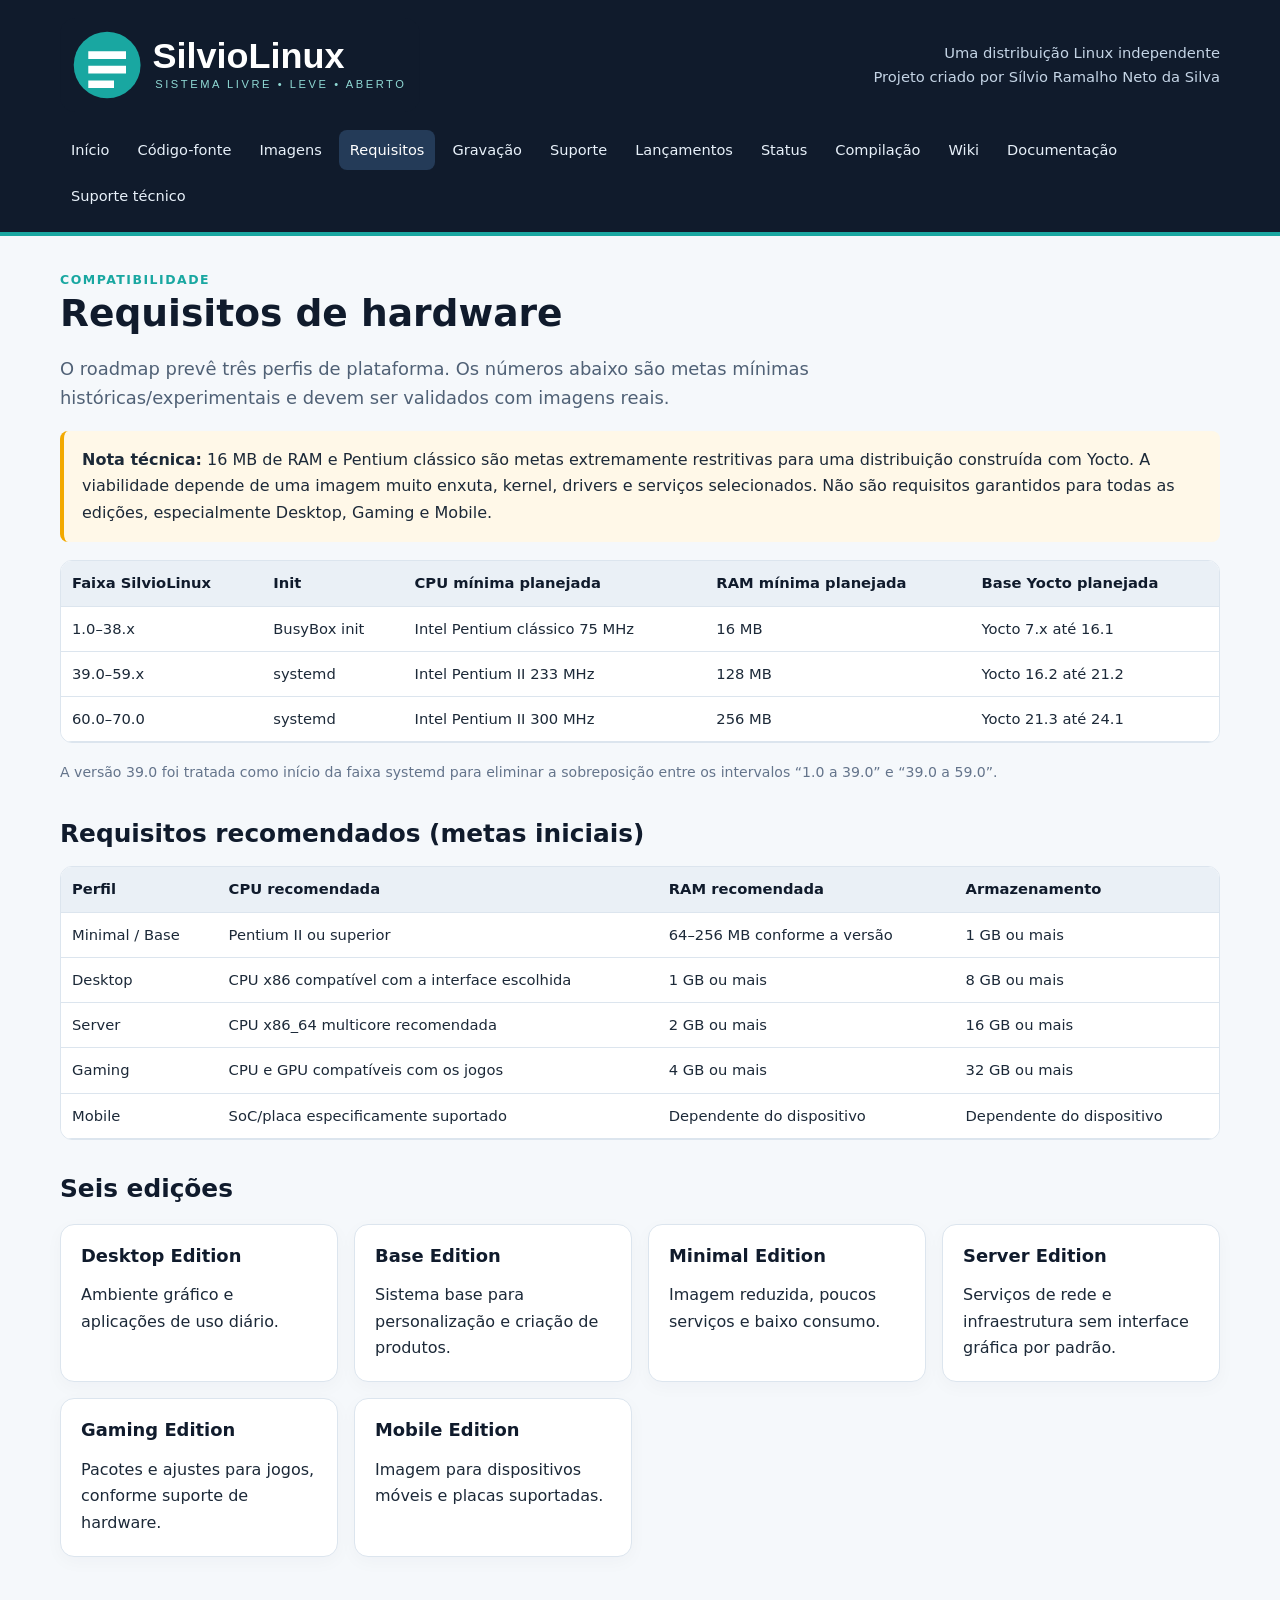
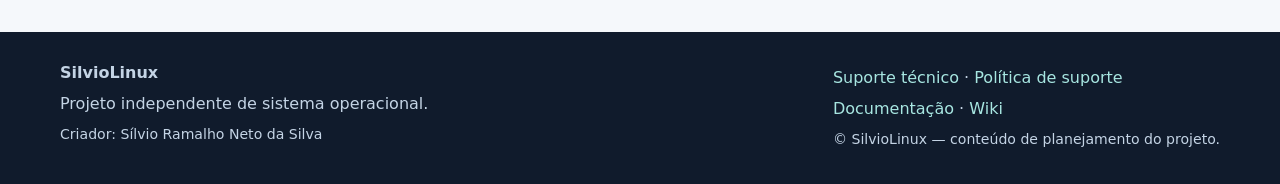
<file: requirements.html>
<!doctype html>
<html lang="pt-BR">
<head>
<meta charset="utf-8">
<meta name="viewport" content="width=device-width, initial-scale=1">
<meta name="description" content="Site oficial do SilvioLinux — sistema Linux livre, leve e personalizável.">
<meta name="theme-color" content="#101b2c">
<title>Requisitos de hardware | SilvioLinux</title>
<link rel="icon" type="image/svg+xml" href="assets/favicon.svg">
<link rel="stylesheet" href="assets/style.css">
</head>
<body>
<header><div class="wrap">
<div class="top"><a class="brand" href="index.html"><img src="assets/silviolinux-logo.svg" alt="SilvioLinux — SL"></a><div class="tagline">Uma distribuição Linux independente<br>Projeto criado por Sílvio Ramalho Neto da Silva</div></div>
<nav class="nav"><a class="" href="index.html">Início</a><a class="" href="download_sourcecode.html">Código-fonte</a><a class="" href="download_images_precompileds.html">Imagens</a><a class="active" href="requirements.html">Requisitos</a><a class="" href="write.html">Gravação</a><a class="" href="support.html">Suporte</a><a class="" href="changelog.html">Lançamentos</a><a class="" href="status_silviolinux_versions.html">Status</a><a class="" href="compilation_guide.html">Compilação</a><a class="" href="wiki.html">Wiki</a><a class="" href="docs.html">Documentação</a><a class="" href="technical_support.html">Suporte técnico</a></nav>
</div></header>
<main class="wrap">
<div class="eyebrow">Compatibilidade</div><h1>Requisitos de hardware</h1><p class="lead">O roadmap prevê três perfis de plataforma. Os números abaixo são metas mínimas históricas/experimentais e devem ser validados com imagens reais.</p>
<div class="notice"><strong>Nota técnica:</strong> 16 MB de RAM e Pentium clássico são metas extremamente restritivas para uma distribuição construída com Yocto. A viabilidade depende de uma imagem muito enxuta, kernel, drivers e serviços selecionados. Não são requisitos garantidos para todas as edições, especialmente Desktop, Gaming e Mobile.</div>
<div class="table-wrap"><table><thead><tr><th>Faixa SilvioLinux</th><th>Init</th><th>CPU mínima planejada</th><th>RAM mínima planejada</th><th>Base Yocto planejada</th></tr></thead><tbody>
<tr><td>1.0–38.x</td><td>BusyBox init</td><td>Intel Pentium clássico 75 MHz</td><td>16 MB</td><td>Yocto 7.x até 16.1</td></tr>
<tr><td>39.0–59.x</td><td>systemd</td><td>Intel Pentium II 233 MHz</td><td>128 MB</td><td>Yocto 16.2 até 21.2</td></tr>
<tr><td>60.0–70.0</td><td>systemd</td><td>Intel Pentium II 300 MHz</td><td>256 MB</td><td>Yocto 21.3 até 24.1</td></tr>
</tbody></table></div>
<p class="small muted">A versão 39.0 foi tratada como início da faixa systemd para eliminar a sobreposição entre os intervalos “1.0 a 39.0” e “39.0 a 59.0”.</p>
<h2>Requisitos recomendados (metas iniciais)</h2>
<div class="table-wrap"><table><thead><tr><th>Perfil</th><th>CPU recomendada</th><th>RAM recomendada</th><th>Armazenamento</th></tr></thead><tbody>
<tr><td>Minimal / Base</td><td>Pentium II ou superior</td><td>64–256 MB conforme a versão</td><td>1 GB ou mais</td></tr>
<tr><td>Desktop</td><td>CPU x86 compatível com a interface escolhida</td><td>1 GB ou mais</td><td>8 GB ou mais</td></tr>
<tr><td>Server</td><td>CPU x86_64 multicore recomendada</td><td>2 GB ou mais</td><td>16 GB ou mais</td></tr>
<tr><td>Gaming</td><td>CPU e GPU compatíveis com os jogos</td><td>4 GB ou mais</td><td>32 GB ou mais</td></tr>
<tr><td>Mobile</td><td>SoC/placa especificamente suportado</td><td>Dependente do dispositivo</td><td>Dependente do dispositivo</td></tr>
</tbody></table></div>
<h2>Seis edições</h2><div class="grid">
<div class="card"><h3>Desktop Edition</h3><p>Ambiente gráfico e aplicações de uso diário.</p></div>
<div class="card"><h3>Base Edition</h3><p>Sistema base para personalização e criação de produtos.</p></div>
<div class="card"><h3>Minimal Edition</h3><p>Imagem reduzida, poucos serviços e baixo consumo.</p></div>
<div class="card"><h3>Server Edition</h3><p>Serviços de rede e infraestrutura sem interface gráfica por padrão.</p></div>
<div class="card"><h3>Gaming Edition</h3><p>Pacotes e ajustes para jogos, conforme suporte de hardware.</p></div>
<div class="card"><h3>Mobile Edition</h3><p>Imagem para dispositivos móveis e placas suportadas.</p></div>
</div>
</main>
<footer><div class="wrap footer-grid"><div><strong>SilvioLinux</strong><p>Projeto independente de sistema operacional.</p><p class="small">Criador: Sílvio Ramalho Neto da Silva</p></div><div><p><a href="technical_support.html">Suporte técnico</a> · <a href="support.html">Política de suporte</a></p><p><a href="docs.html">Documentação</a> · <a href="wiki.html">Wiki</a></p><p class="small">© SilvioLinux — conteúdo de planejamento do projeto.</p></div></div></footer>
</body></html>
</file>
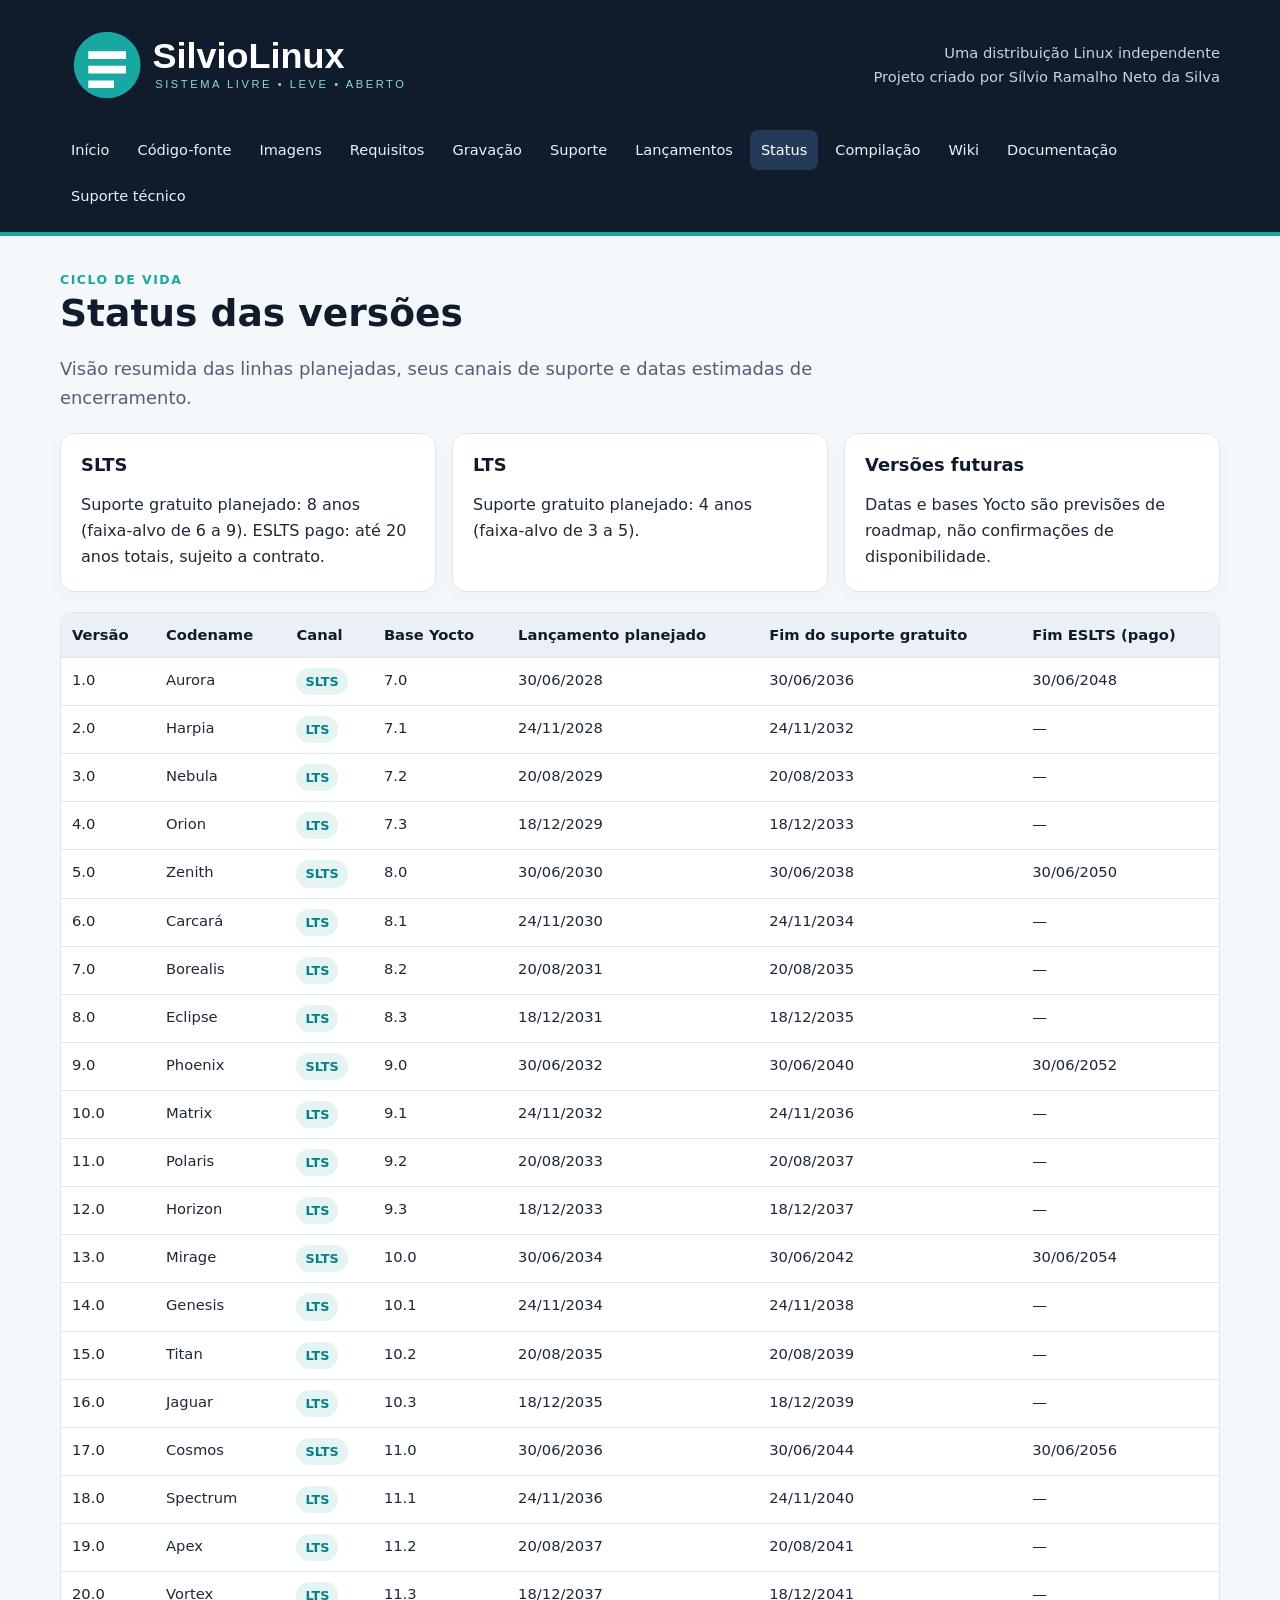
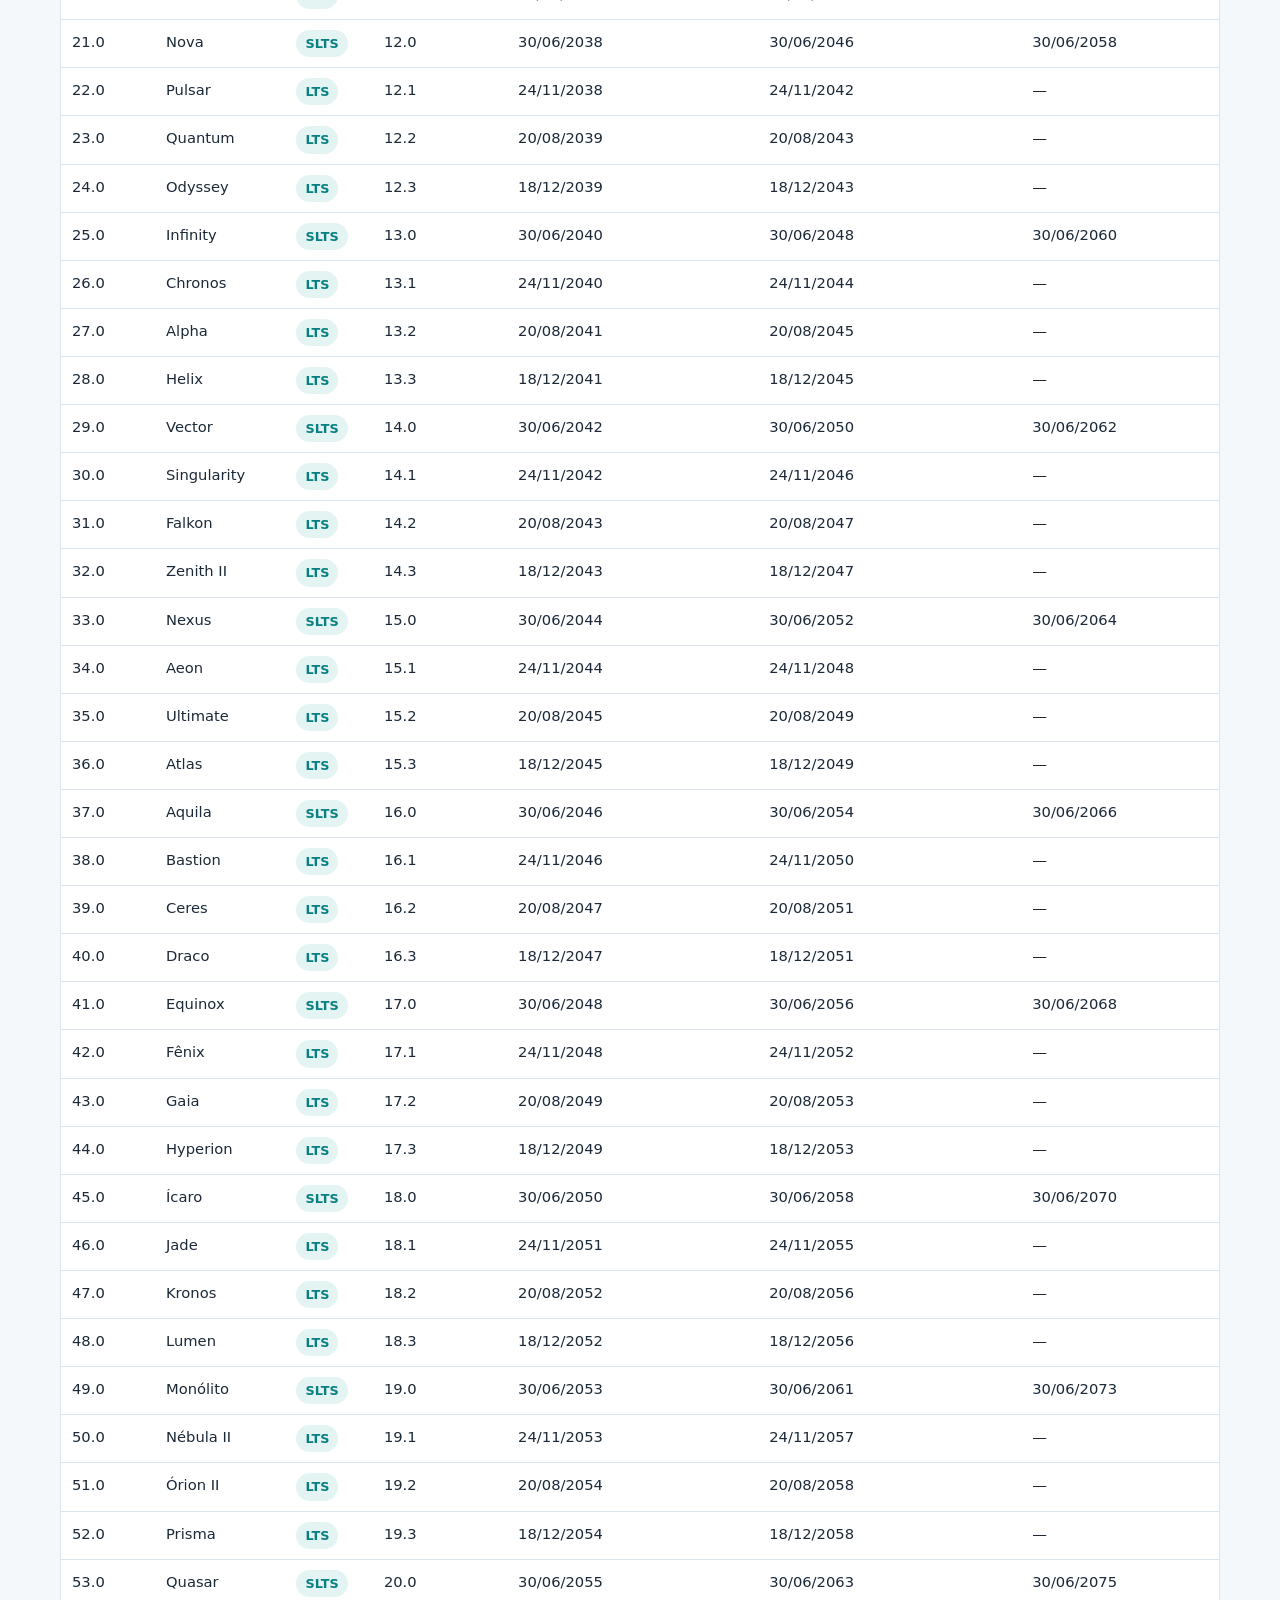
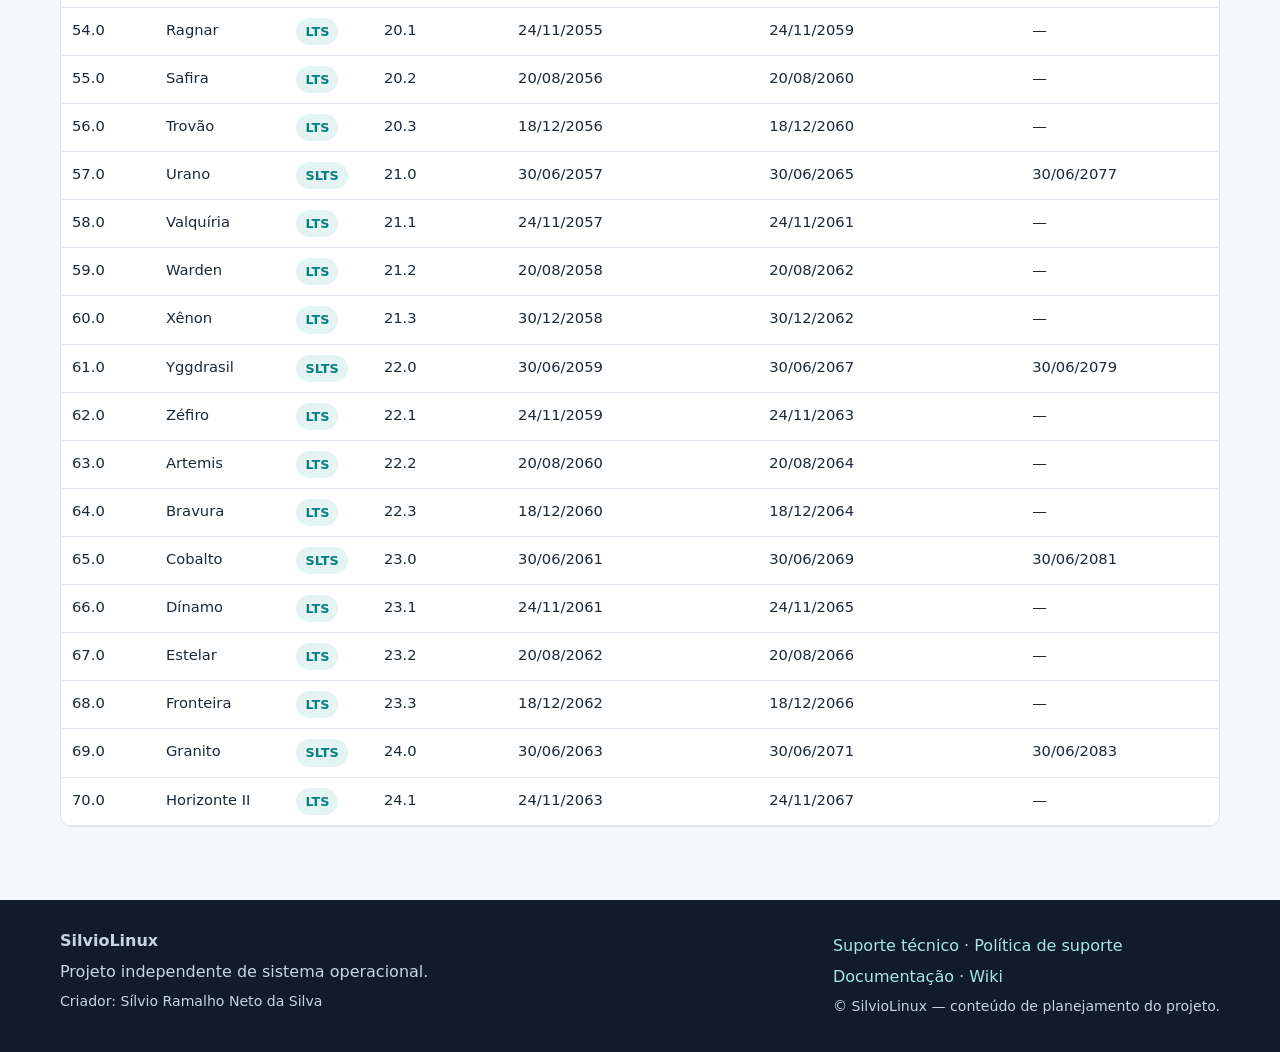
<file: status_silviolinux_versions.html>
<!doctype html>
<html lang="pt-BR">
<head>
<meta charset="utf-8">
<meta name="viewport" content="width=device-width, initial-scale=1">
<meta name="description" content="Site oficial do SilvioLinux — sistema Linux livre, leve e personalizável.">
<meta name="theme-color" content="#101b2c">
<title>Status das versões | SilvioLinux</title>
<link rel="icon" type="image/svg+xml" href="assets/favicon.svg">
<link rel="stylesheet" href="assets/style.css">
</head>
<body>
<header><div class="wrap">
<div class="top"><a class="brand" href="index.html"><img src="assets/silviolinux-logo.svg" alt="SilvioLinux — SL"></a><div class="tagline">Uma distribuição Linux independente<br>Projeto criado por Sílvio Ramalho Neto da Silva</div></div>
<nav class="nav"><a class="" href="index.html">Início</a><a class="" href="download_sourcecode.html">Código-fonte</a><a class="" href="download_images_precompileds.html">Imagens</a><a class="" href="requirements.html">Requisitos</a><a class="" href="write.html">Gravação</a><a class="" href="support.html">Suporte</a><a class="" href="changelog.html">Lançamentos</a><a class="active" href="status_silviolinux_versions.html">Status</a><a class="" href="compilation_guide.html">Compilação</a><a class="" href="wiki.html">Wiki</a><a class="" href="docs.html">Documentação</a><a class="" href="technical_support.html">Suporte técnico</a></nav>
</div></header>
<main class="wrap">
<div class="eyebrow">Ciclo de vida</div><h1>Status das versões</h1><p class="lead">Visão resumida das linhas planejadas, seus canais de suporte e datas estimadas de encerramento.</p>
<div class="grid"><div class="card"><h3>SLTS</h3><p>Suporte gratuito planejado: 8 anos (faixa-alvo de 6 a 9). ESLTS pago: até 20 anos totais, sujeito a contrato.</p></div><div class="card"><h3>LTS</h3><p>Suporte gratuito planejado: 4 anos (faixa-alvo de 3 a 5).</p></div><div class="card"><h3>Versões futuras</h3><p>Datas e bases Yocto são previsões de roadmap, não confirmações de disponibilidade.</p></div></div>
<div class="table-wrap"><table><thead><tr><th>Versão</th><th>Codename</th><th>Canal</th><th>Base Yocto</th><th>Lançamento planejado</th><th>Fim do suporte gratuito</th><th>Fim ESLTS (pago)</th></tr></thead><tbody><tr><td>1.0</td><td>Aurora</td><td><span class="pill">SLTS</span></td><td>7.0</td><td>30/06/2028</td><td>30/06/2036</td><td>30/06/2048</td></tr><tr><td>2.0</td><td>Harpia</td><td><span class="pill">LTS</span></td><td>7.1</td><td>24/11/2028</td><td>24/11/2032</td><td>—</td></tr><tr><td>3.0</td><td>Nebula</td><td><span class="pill">LTS</span></td><td>7.2</td><td>20/08/2029</td><td>20/08/2033</td><td>—</td></tr><tr><td>4.0</td><td>Orion</td><td><span class="pill">LTS</span></td><td>7.3</td><td>18/12/2029</td><td>18/12/2033</td><td>—</td></tr><tr><td>5.0</td><td>Zenith</td><td><span class="pill">SLTS</span></td><td>8.0</td><td>30/06/2030</td><td>30/06/2038</td><td>30/06/2050</td></tr><tr><td>6.0</td><td>Carcará</td><td><span class="pill">LTS</span></td><td>8.1</td><td>24/11/2030</td><td>24/11/2034</td><td>—</td></tr><tr><td>7.0</td><td>Borealis</td><td><span class="pill">LTS</span></td><td>8.2</td><td>20/08/2031</td><td>20/08/2035</td><td>—</td></tr><tr><td>8.0</td><td>Eclipse</td><td><span class="pill">LTS</span></td><td>8.3</td><td>18/12/2031</td><td>18/12/2035</td><td>—</td></tr><tr><td>9.0</td><td>Phoenix</td><td><span class="pill">SLTS</span></td><td>9.0</td><td>30/06/2032</td><td>30/06/2040</td><td>30/06/2052</td></tr><tr><td>10.0</td><td>Matrix</td><td><span class="pill">LTS</span></td><td>9.1</td><td>24/11/2032</td><td>24/11/2036</td><td>—</td></tr><tr><td>11.0</td><td>Polaris</td><td><span class="pill">LTS</span></td><td>9.2</td><td>20/08/2033</td><td>20/08/2037</td><td>—</td></tr><tr><td>12.0</td><td>Horizon</td><td><span class="pill">LTS</span></td><td>9.3</td><td>18/12/2033</td><td>18/12/2037</td><td>—</td></tr><tr><td>13.0</td><td>Mirage</td><td><span class="pill">SLTS</span></td><td>10.0</td><td>30/06/2034</td><td>30/06/2042</td><td>30/06/2054</td></tr><tr><td>14.0</td><td>Genesis</td><td><span class="pill">LTS</span></td><td>10.1</td><td>24/11/2034</td><td>24/11/2038</td><td>—</td></tr><tr><td>15.0</td><td>Titan</td><td><span class="pill">LTS</span></td><td>10.2</td><td>20/08/2035</td><td>20/08/2039</td><td>—</td></tr><tr><td>16.0</td><td>Jaguar</td><td><span class="pill">LTS</span></td><td>10.3</td><td>18/12/2035</td><td>18/12/2039</td><td>—</td></tr><tr><td>17.0</td><td>Cosmos</td><td><span class="pill">SLTS</span></td><td>11.0</td><td>30/06/2036</td><td>30/06/2044</td><td>30/06/2056</td></tr><tr><td>18.0</td><td>Spectrum</td><td><span class="pill">LTS</span></td><td>11.1</td><td>24/11/2036</td><td>24/11/2040</td><td>—</td></tr><tr><td>19.0</td><td>Apex</td><td><span class="pill">LTS</span></td><td>11.2</td><td>20/08/2037</td><td>20/08/2041</td><td>—</td></tr><tr><td>20.0</td><td>Vortex</td><td><span class="pill">LTS</span></td><td>11.3</td><td>18/12/2037</td><td>18/12/2041</td><td>—</td></tr><tr><td>21.0</td><td>Nova</td><td><span class="pill">SLTS</span></td><td>12.0</td><td>30/06/2038</td><td>30/06/2046</td><td>30/06/2058</td></tr><tr><td>22.0</td><td>Pulsar</td><td><span class="pill">LTS</span></td><td>12.1</td><td>24/11/2038</td><td>24/11/2042</td><td>—</td></tr><tr><td>23.0</td><td>Quantum</td><td><span class="pill">LTS</span></td><td>12.2</td><td>20/08/2039</td><td>20/08/2043</td><td>—</td></tr><tr><td>24.0</td><td>Odyssey</td><td><span class="pill">LTS</span></td><td>12.3</td><td>18/12/2039</td><td>18/12/2043</td><td>—</td></tr><tr><td>25.0</td><td>Infinity</td><td><span class="pill">SLTS</span></td><td>13.0</td><td>30/06/2040</td><td>30/06/2048</td><td>30/06/2060</td></tr><tr><td>26.0</td><td>Chronos</td><td><span class="pill">LTS</span></td><td>13.1</td><td>24/11/2040</td><td>24/11/2044</td><td>—</td></tr><tr><td>27.0</td><td>Alpha</td><td><span class="pill">LTS</span></td><td>13.2</td><td>20/08/2041</td><td>20/08/2045</td><td>—</td></tr><tr><td>28.0</td><td>Helix</td><td><span class="pill">LTS</span></td><td>13.3</td><td>18/12/2041</td><td>18/12/2045</td><td>—</td></tr><tr><td>29.0</td><td>Vector</td><td><span class="pill">SLTS</span></td><td>14.0</td><td>30/06/2042</td><td>30/06/2050</td><td>30/06/2062</td></tr><tr><td>30.0</td><td>Singularity</td><td><span class="pill">LTS</span></td><td>14.1</td><td>24/11/2042</td><td>24/11/2046</td><td>—</td></tr><tr><td>31.0</td><td>Falkon</td><td><span class="pill">LTS</span></td><td>14.2</td><td>20/08/2043</td><td>20/08/2047</td><td>—</td></tr><tr><td>32.0</td><td>Zenith II</td><td><span class="pill">LTS</span></td><td>14.3</td><td>18/12/2043</td><td>18/12/2047</td><td>—</td></tr><tr><td>33.0</td><td>Nexus</td><td><span class="pill">SLTS</span></td><td>15.0</td><td>30/06/2044</td><td>30/06/2052</td><td>30/06/2064</td></tr><tr><td>34.0</td><td>Aeon</td><td><span class="pill">LTS</span></td><td>15.1</td><td>24/11/2044</td><td>24/11/2048</td><td>—</td></tr><tr><td>35.0</td><td>Ultimate</td><td><span class="pill">LTS</span></td><td>15.2</td><td>20/08/2045</td><td>20/08/2049</td><td>—</td></tr><tr><td>36.0</td><td>Atlas</td><td><span class="pill">LTS</span></td><td>15.3</td><td>18/12/2045</td><td>18/12/2049</td><td>—</td></tr><tr><td>37.0</td><td>Aquila</td><td><span class="pill">SLTS</span></td><td>16.0</td><td>30/06/2046</td><td>30/06/2054</td><td>30/06/2066</td></tr><tr><td>38.0</td><td>Bastion</td><td><span class="pill">LTS</span></td><td>16.1</td><td>24/11/2046</td><td>24/11/2050</td><td>—</td></tr><tr><td>39.0</td><td>Ceres</td><td><span class="pill">LTS</span></td><td>16.2</td><td>20/08/2047</td><td>20/08/2051</td><td>—</td></tr><tr><td>40.0</td><td>Draco</td><td><span class="pill">LTS</span></td><td>16.3</td><td>18/12/2047</td><td>18/12/2051</td><td>—</td></tr><tr><td>41.0</td><td>Equinox</td><td><span class="pill">SLTS</span></td><td>17.0</td><td>30/06/2048</td><td>30/06/2056</td><td>30/06/2068</td></tr><tr><td>42.0</td><td>Fênix</td><td><span class="pill">LTS</span></td><td>17.1</td><td>24/11/2048</td><td>24/11/2052</td><td>—</td></tr><tr><td>43.0</td><td>Gaia</td><td><span class="pill">LTS</span></td><td>17.2</td><td>20/08/2049</td><td>20/08/2053</td><td>—</td></tr><tr><td>44.0</td><td>Hyperion</td><td><span class="pill">LTS</span></td><td>17.3</td><td>18/12/2049</td><td>18/12/2053</td><td>—</td></tr><tr><td>45.0</td><td>Ícaro</td><td><span class="pill">SLTS</span></td><td>18.0</td><td>30/06/2050</td><td>30/06/2058</td><td>30/06/2070</td></tr><tr><td>46.0</td><td>Jade</td><td><span class="pill">LTS</span></td><td>18.1</td><td>24/11/2051</td><td>24/11/2055</td><td>—</td></tr><tr><td>47.0</td><td>Kronos</td><td><span class="pill">LTS</span></td><td>18.2</td><td>20/08/2052</td><td>20/08/2056</td><td>—</td></tr><tr><td>48.0</td><td>Lumen</td><td><span class="pill">LTS</span></td><td>18.3</td><td>18/12/2052</td><td>18/12/2056</td><td>—</td></tr><tr><td>49.0</td><td>Monólito</td><td><span class="pill">SLTS</span></td><td>19.0</td><td>30/06/2053</td><td>30/06/2061</td><td>30/06/2073</td></tr><tr><td>50.0</td><td>Nébula II</td><td><span class="pill">LTS</span></td><td>19.1</td><td>24/11/2053</td><td>24/11/2057</td><td>—</td></tr><tr><td>51.0</td><td>Órion II</td><td><span class="pill">LTS</span></td><td>19.2</td><td>20/08/2054</td><td>20/08/2058</td><td>—</td></tr><tr><td>52.0</td><td>Prisma</td><td><span class="pill">LTS</span></td><td>19.3</td><td>18/12/2054</td><td>18/12/2058</td><td>—</td></tr><tr><td>53.0</td><td>Quasar</td><td><span class="pill">SLTS</span></td><td>20.0</td><td>30/06/2055</td><td>30/06/2063</td><td>30/06/2075</td></tr><tr><td>54.0</td><td>Ragnar</td><td><span class="pill">LTS</span></td><td>20.1</td><td>24/11/2055</td><td>24/11/2059</td><td>—</td></tr><tr><td>55.0</td><td>Safira</td><td><span class="pill">LTS</span></td><td>20.2</td><td>20/08/2056</td><td>20/08/2060</td><td>—</td></tr><tr><td>56.0</td><td>Trovão</td><td><span class="pill">LTS</span></td><td>20.3</td><td>18/12/2056</td><td>18/12/2060</td><td>—</td></tr><tr><td>57.0</td><td>Urano</td><td><span class="pill">SLTS</span></td><td>21.0</td><td>30/06/2057</td><td>30/06/2065</td><td>30/06/2077</td></tr><tr><td>58.0</td><td>Valquíria</td><td><span class="pill">LTS</span></td><td>21.1</td><td>24/11/2057</td><td>24/11/2061</td><td>—</td></tr><tr><td>59.0</td><td>Warden</td><td><span class="pill">LTS</span></td><td>21.2</td><td>20/08/2058</td><td>20/08/2062</td><td>—</td></tr><tr><td>60.0</td><td>Xênon</td><td><span class="pill">LTS</span></td><td>21.3</td><td>30/12/2058</td><td>30/12/2062</td><td>—</td></tr><tr><td>61.0</td><td>Yggdrasil</td><td><span class="pill">SLTS</span></td><td>22.0</td><td>30/06/2059</td><td>30/06/2067</td><td>30/06/2079</td></tr><tr><td>62.0</td><td>Zéfiro</td><td><span class="pill">LTS</span></td><td>22.1</td><td>24/11/2059</td><td>24/11/2063</td><td>—</td></tr><tr><td>63.0</td><td>Artemis</td><td><span class="pill">LTS</span></td><td>22.2</td><td>20/08/2060</td><td>20/08/2064</td><td>—</td></tr><tr><td>64.0</td><td>Bravura</td><td><span class="pill">LTS</span></td><td>22.3</td><td>18/12/2060</td><td>18/12/2064</td><td>—</td></tr><tr><td>65.0</td><td>Cobalto</td><td><span class="pill">SLTS</span></td><td>23.0</td><td>30/06/2061</td><td>30/06/2069</td><td>30/06/2081</td></tr><tr><td>66.0</td><td>Dínamo</td><td><span class="pill">LTS</span></td><td>23.1</td><td>24/11/2061</td><td>24/11/2065</td><td>—</td></tr><tr><td>67.0</td><td>Estelar</td><td><span class="pill">LTS</span></td><td>23.2</td><td>20/08/2062</td><td>20/08/2066</td><td>—</td></tr><tr><td>68.0</td><td>Fronteira</td><td><span class="pill">LTS</span></td><td>23.3</td><td>18/12/2062</td><td>18/12/2066</td><td>—</td></tr><tr><td>69.0</td><td>Granito</td><td><span class="pill">SLTS</span></td><td>24.0</td><td>30/06/2063</td><td>30/06/2071</td><td>30/06/2083</td></tr><tr><td>70.0</td><td>Horizonte II</td><td><span class="pill">LTS</span></td><td>24.1</td><td>24/11/2063</td><td>24/11/2067</td><td>—</td></tr></tbody></table></div>
</main>
<footer><div class="wrap footer-grid"><div><strong>SilvioLinux</strong><p>Projeto independente de sistema operacional.</p><p class="small">Criador: Sílvio Ramalho Neto da Silva</p></div><div><p><a href="technical_support.html">Suporte técnico</a> · <a href="support.html">Política de suporte</a></p><p><a href="docs.html">Documentação</a> · <a href="wiki.html">Wiki</a></p><p class="small">© SilvioLinux — conteúdo de planejamento do projeto.</p></div></div></footer>
</body></html>
</file>
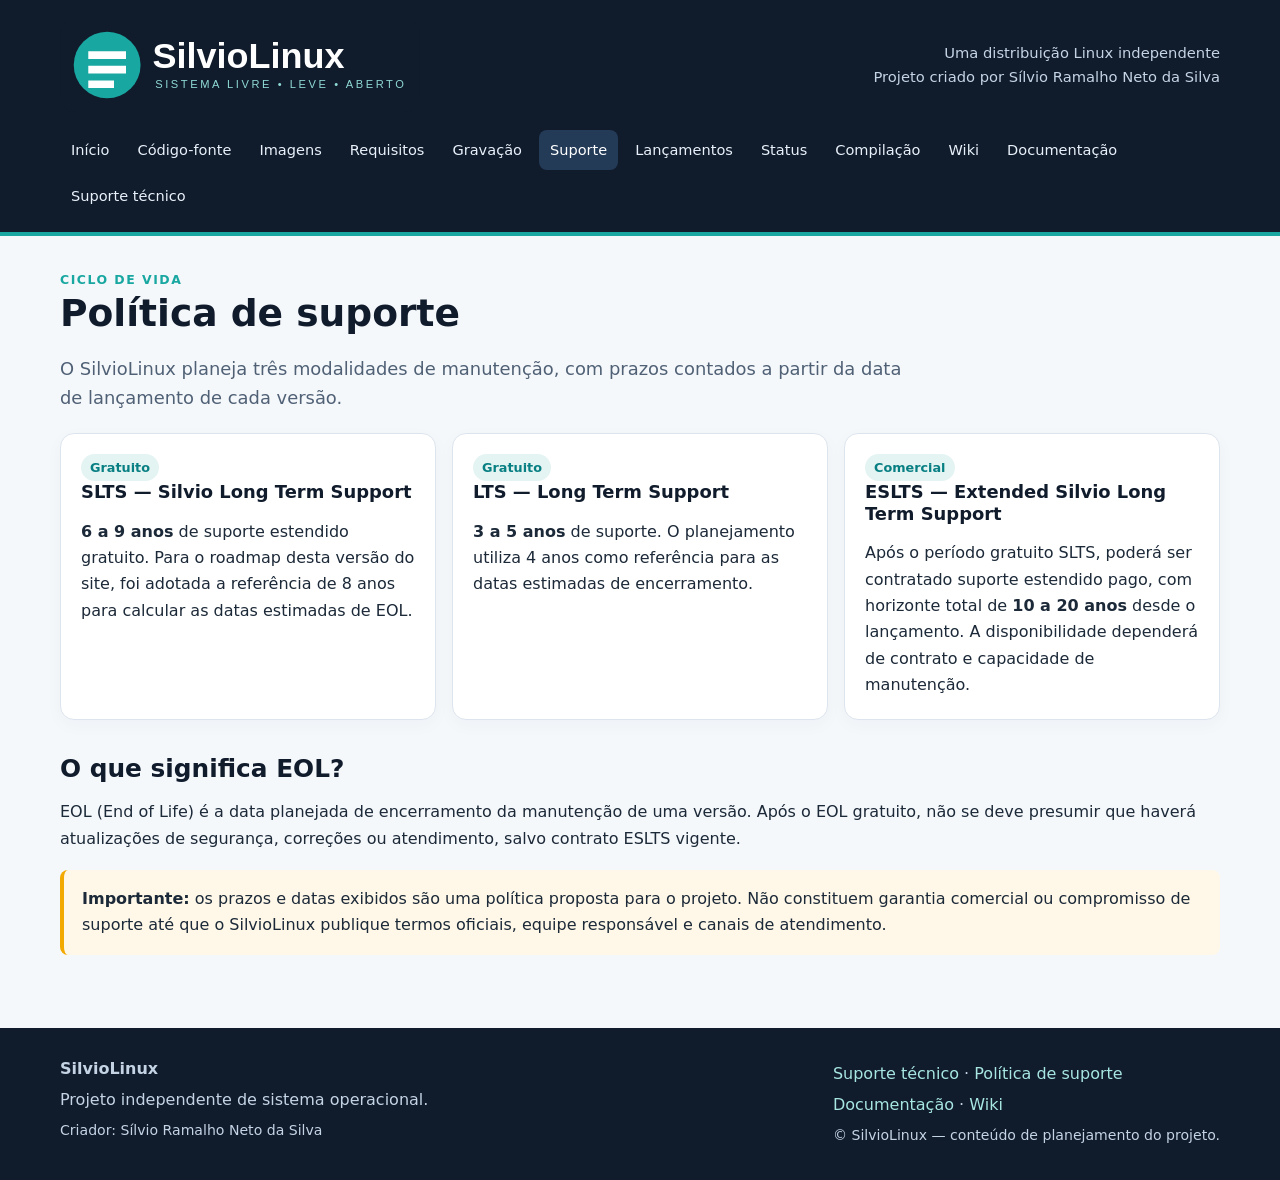
<file: support.html>
<!doctype html>
<html lang="pt-BR">
<head>
<meta charset="utf-8">
<meta name="viewport" content="width=device-width, initial-scale=1">
<meta name="description" content="Site oficial do SilvioLinux — sistema Linux livre, leve e personalizável.">
<meta name="theme-color" content="#101b2c">
<title>Política de suporte | SilvioLinux</title>
<link rel="icon" type="image/svg+xml" href="assets/favicon.svg">
<link rel="stylesheet" href="assets/style.css">
</head>
<body>
<header><div class="wrap">
<div class="top"><a class="brand" href="index.html"><img src="assets/silviolinux-logo.svg" alt="SilvioLinux — SL"></a><div class="tagline">Uma distribuição Linux independente<br>Projeto criado por Sílvio Ramalho Neto da Silva</div></div>
<nav class="nav"><a class="" href="index.html">Início</a><a class="" href="download_sourcecode.html">Código-fonte</a><a class="" href="download_images_precompileds.html">Imagens</a><a class="" href="requirements.html">Requisitos</a><a class="" href="write.html">Gravação</a><a class="active" href="support.html">Suporte</a><a class="" href="changelog.html">Lançamentos</a><a class="" href="status_silviolinux_versions.html">Status</a><a class="" href="compilation_guide.html">Compilação</a><a class="" href="wiki.html">Wiki</a><a class="" href="docs.html">Documentação</a><a class="" href="technical_support.html">Suporte técnico</a></nav>
</div></header>
<main class="wrap">
<div class="eyebrow">Ciclo de vida</div><h1>Política de suporte</h1><p class="lead">O SilvioLinux planeja três modalidades de manutenção, com prazos contados a partir da data de lançamento de cada versão.</p>
<div class="grid">
<div class="card"><span class="pill">Gratuito</span><h3>SLTS — Silvio Long Term Support</h3><p><strong>6 a 9 anos</strong> de suporte estendido gratuito. Para o roadmap desta versão do site, foi adotada a referência de 8 anos para calcular as datas estimadas de EOL.</p></div>
<div class="card"><span class="pill">Gratuito</span><h3>LTS — Long Term Support</h3><p><strong>3 a 5 anos</strong> de suporte. O planejamento utiliza 4 anos como referência para as datas estimadas de encerramento.</p></div>
<div class="card"><span class="pill">Comercial</span><h3>ESLTS — Extended Silvio Long Term Support</h3><p>Após o período gratuito SLTS, poderá ser contratado suporte estendido pago, com horizonte total de <strong>10 a 20 anos</strong> desde o lançamento. A disponibilidade dependerá de contrato e capacidade de manutenção.</p></div>
</div>
<h2>O que significa EOL?</h2><p>EOL (End of Life) é a data planejada de encerramento da manutenção de uma versão. Após o EOL gratuito, não se deve presumir que haverá atualizações de segurança, correções ou atendimento, salvo contrato ESLTS vigente.</p>
<div class="notice"><strong>Importante:</strong> os prazos e datas exibidos são uma política proposta para o projeto. Não constituem garantia comercial ou compromisso de suporte até que o SilvioLinux publique termos oficiais, equipe responsável e canais de atendimento.</div>
</main>
<footer><div class="wrap footer-grid"><div><strong>SilvioLinux</strong><p>Projeto independente de sistema operacional.</p><p class="small">Criador: Sílvio Ramalho Neto da Silva</p></div><div><p><a href="technical_support.html">Suporte técnico</a> · <a href="support.html">Política de suporte</a></p><p><a href="docs.html">Documentação</a> · <a href="wiki.html">Wiki</a></p><p class="small">© SilvioLinux — conteúdo de planejamento do projeto.</p></div></div></footer>
</body></html>
</file>
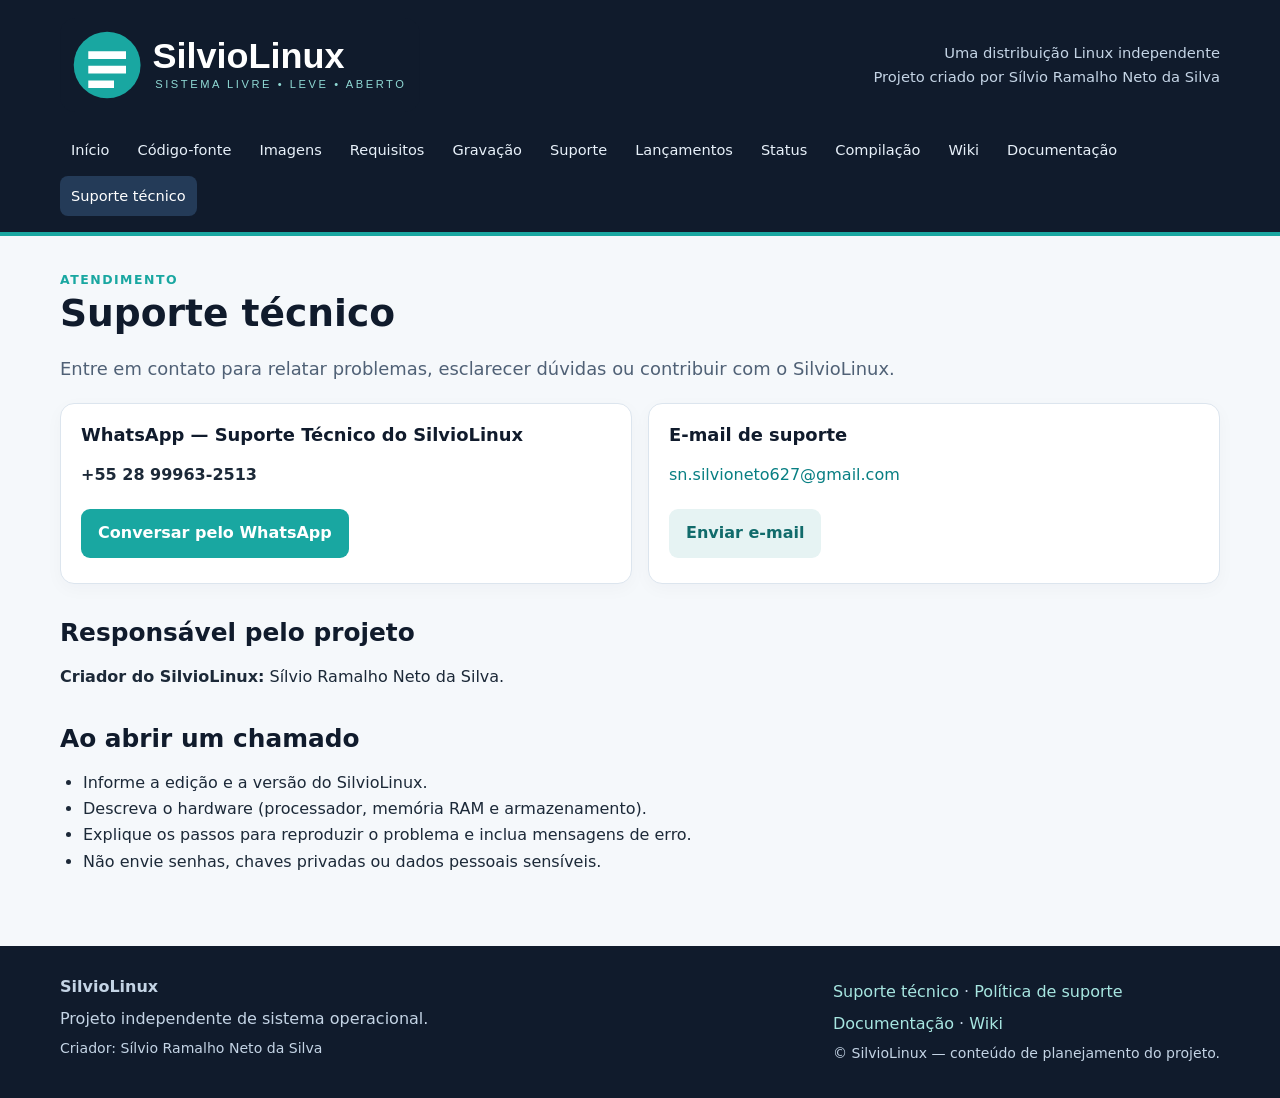
<file: technical_support.html>
<!doctype html>
<html lang="pt-BR">
<head>
<meta charset="utf-8">
<meta name="viewport" content="width=device-width, initial-scale=1">
<meta name="description" content="Site oficial do SilvioLinux — sistema Linux livre, leve e personalizável.">
<meta name="theme-color" content="#101b2c">
<title>Suporte técnico | SilvioLinux</title>
<link rel="icon" type="image/svg+xml" href="assets/favicon.svg">
<link rel="stylesheet" href="assets/style.css">
</head>
<body>
<header><div class="wrap">
<div class="top"><a class="brand" href="index.html"><img src="assets/silviolinux-logo.svg" alt="SilvioLinux — SL"></a><div class="tagline">Uma distribuição Linux independente<br>Projeto criado por Sílvio Ramalho Neto da Silva</div></div>
<nav class="nav"><a class="" href="index.html">Início</a><a class="" href="download_sourcecode.html">Código-fonte</a><a class="" href="download_images_precompileds.html">Imagens</a><a class="" href="requirements.html">Requisitos</a><a class="" href="write.html">Gravação</a><a class="" href="support.html">Suporte</a><a class="" href="changelog.html">Lançamentos</a><a class="" href="status_silviolinux_versions.html">Status</a><a class="" href="compilation_guide.html">Compilação</a><a class="" href="wiki.html">Wiki</a><a class="" href="docs.html">Documentação</a><a class="active" href="technical_support.html">Suporte técnico</a></nav>
</div></header>
<main class="wrap">
<div class="eyebrow">Atendimento</div><h1>Suporte técnico</h1><p class="lead">Entre em contato para relatar problemas, esclarecer dúvidas ou contribuir com o SilvioLinux.</p>
<div class="grid">
<div class="card"><h3>WhatsApp — Suporte Técnico do SilvioLinux</h3><p><strong>+55 28 99963-2513</strong></p><a class="btn" href="https://wa.me/5528999632513">Conversar pelo WhatsApp</a></div>
<div class="card"><h3>E-mail de suporte</h3><p><a href="mailto:sn.silvioneto627@gmail.com">sn.silvioneto627@gmail.com</a></p><a class="btn secondary" href="mailto:sn.silvioneto627@gmail.com">Enviar e-mail</a></div>
</div>
<h2>Responsável pelo projeto</h2><p><strong>Criador do SilvioLinux:</strong> Sílvio Ramalho Neto da Silva.</p>
<h2>Ao abrir um chamado</h2><ul><li>Informe a edição e a versão do SilvioLinux.</li><li>Descreva o hardware (processador, memória RAM e armazenamento).</li><li>Explique os passos para reproduzir o problema e inclua mensagens de erro.</li><li>Não envie senhas, chaves privadas ou dados pessoais sensíveis.</li></ul>
</main>
<footer><div class="wrap footer-grid"><div><strong>SilvioLinux</strong><p>Projeto independente de sistema operacional.</p><p class="small">Criador: Sílvio Ramalho Neto da Silva</p></div><div><p><a href="technical_support.html">Suporte técnico</a> · <a href="support.html">Política de suporte</a></p><p><a href="docs.html">Documentação</a> · <a href="wiki.html">Wiki</a></p><p class="small">© SilvioLinux — conteúdo de planejamento do projeto.</p></div></div></footer>
</body></html>
</file>
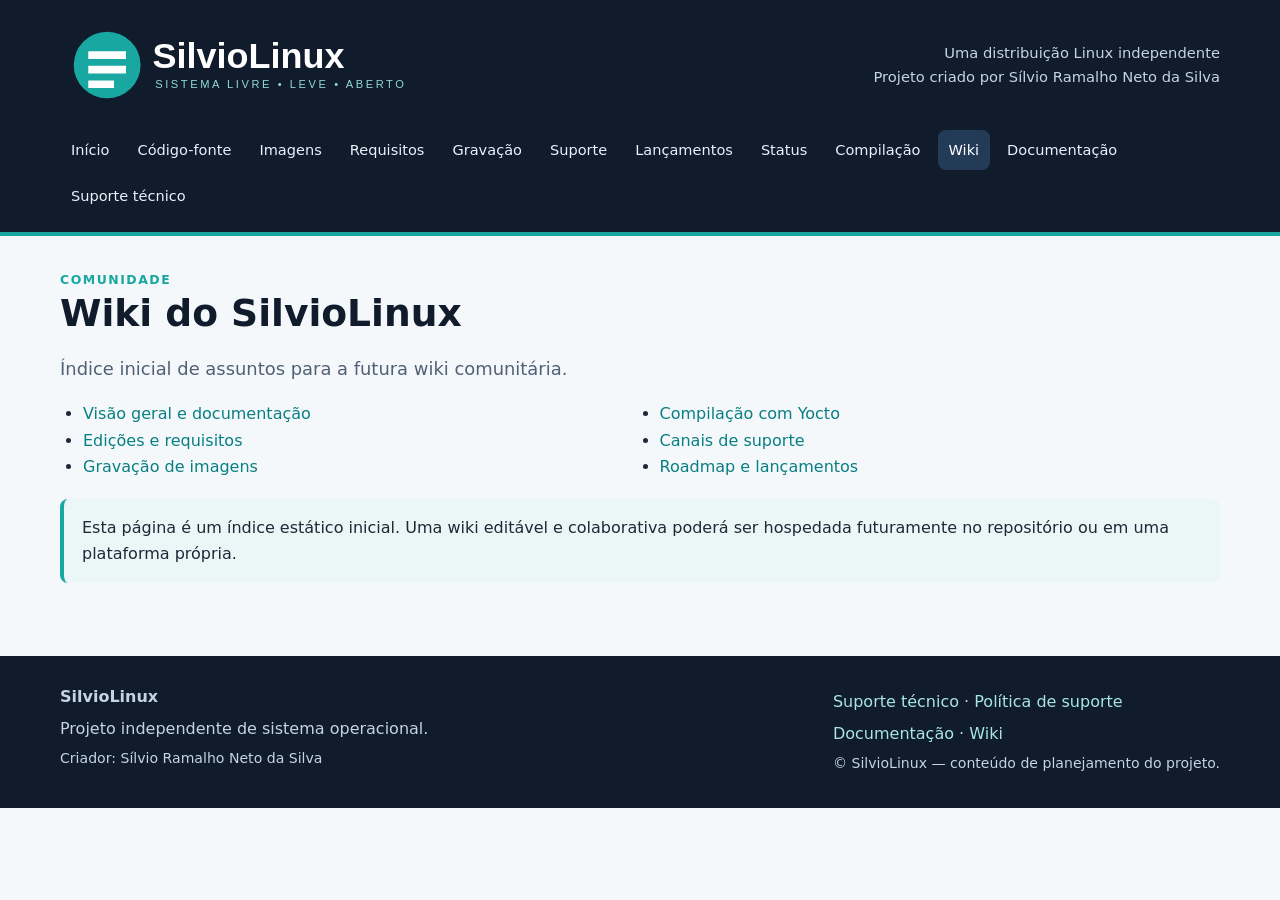
<file: wiki.html>
<!doctype html>
<html lang="pt-BR">
<head>
<meta charset="utf-8">
<meta name="viewport" content="width=device-width, initial-scale=1">
<meta name="description" content="Site oficial do SilvioLinux — sistema Linux livre, leve e personalizável.">
<meta name="theme-color" content="#101b2c">
<title>Wiki | SilvioLinux</title>
<link rel="icon" type="image/svg+xml" href="assets/favicon.svg">
<link rel="stylesheet" href="assets/style.css">
</head>
<body>
<header><div class="wrap">
<div class="top"><a class="brand" href="index.html"><img src="assets/silviolinux-logo.svg" alt="SilvioLinux — SL"></a><div class="tagline">Uma distribuição Linux independente<br>Projeto criado por Sílvio Ramalho Neto da Silva</div></div>
<nav class="nav"><a class="" href="index.html">Início</a><a class="" href="download_sourcecode.html">Código-fonte</a><a class="" href="download_images_precompileds.html">Imagens</a><a class="" href="requirements.html">Requisitos</a><a class="" href="write.html">Gravação</a><a class="" href="support.html">Suporte</a><a class="" href="changelog.html">Lançamentos</a><a class="" href="status_silviolinux_versions.html">Status</a><a class="" href="compilation_guide.html">Compilação</a><a class="active" href="wiki.html">Wiki</a><a class="" href="docs.html">Documentação</a><a class="" href="technical_support.html">Suporte técnico</a></nav>
</div></header>
<main class="wrap">
<div class="eyebrow">Comunidade</div><h1>Wiki do SilvioLinux</h1><p class="lead">Índice inicial de assuntos para a futura wiki comunitária.</p>
<ul class="toc"><li><a href="docs.html">Visão geral e documentação</a></li><li><a href="requirements.html">Edições e requisitos</a></li><li><a href="write.html">Gravação de imagens</a></li><li><a href="compilation_guide.html">Compilação com Yocto</a></li><li><a href="support.html">Canais de suporte</a></li><li><a href="changelog.html">Roadmap e lançamentos</a></li></ul>
<div class="info">Esta página é um índice estático inicial. Uma wiki editável e colaborativa poderá ser hospedada futuramente no repositório ou em uma plataforma própria.</div>
</main>
<footer><div class="wrap footer-grid"><div><strong>SilvioLinux</strong><p>Projeto independente de sistema operacional.</p><p class="small">Criador: Sílvio Ramalho Neto da Silva</p></div><div><p><a href="technical_support.html">Suporte técnico</a> · <a href="support.html">Política de suporte</a></p><p><a href="docs.html">Documentação</a> · <a href="wiki.html">Wiki</a></p><p class="small">© SilvioLinux — conteúdo de planejamento do projeto.</p></div></div></footer>
</body></html>
</file>
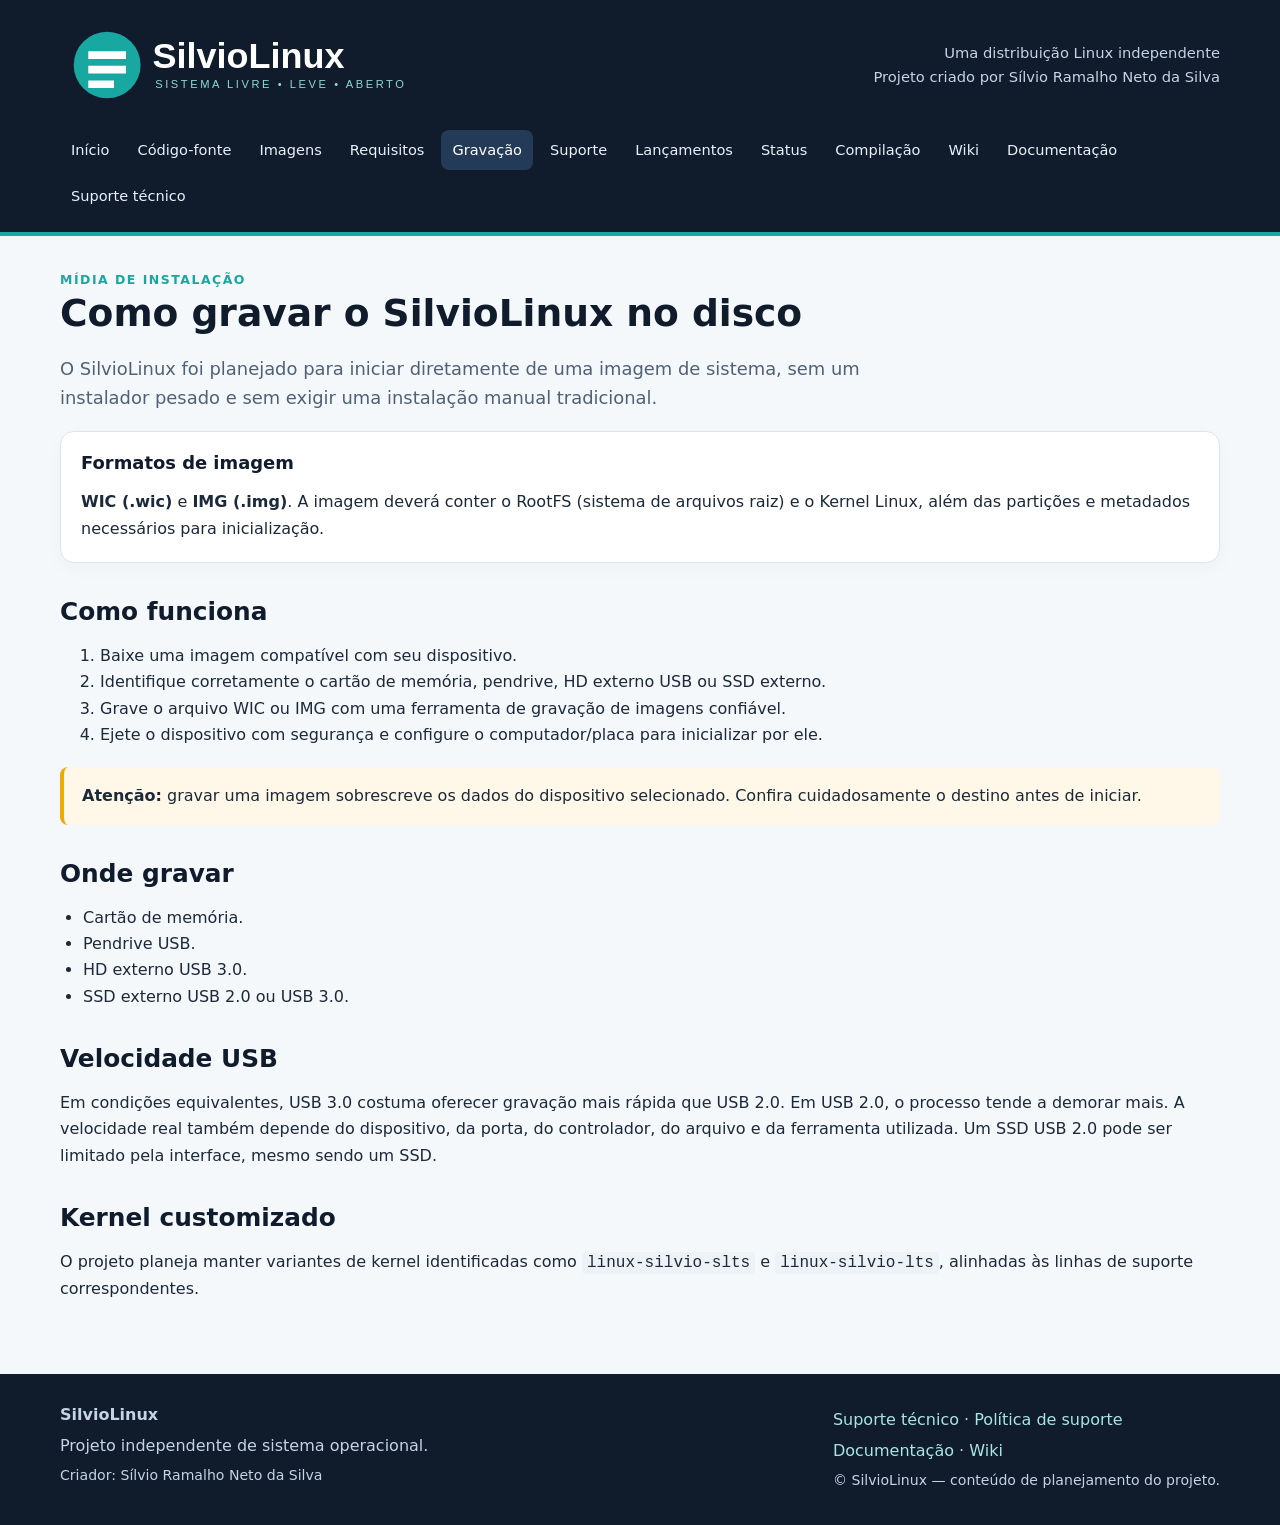
<file: write.html>
<!doctype html>
<html lang="pt-BR">
<head>
<meta charset="utf-8">
<meta name="viewport" content="width=device-width, initial-scale=1">
<meta name="description" content="Site oficial do SilvioLinux — sistema Linux livre, leve e personalizável.">
<meta name="theme-color" content="#101b2c">
<title>Gravação no disco | SilvioLinux</title>
<link rel="icon" type="image/svg+xml" href="assets/favicon.svg">
<link rel="stylesheet" href="assets/style.css">
</head>
<body>
<header><div class="wrap">
<div class="top"><a class="brand" href="index.html"><img src="assets/silviolinux-logo.svg" alt="SilvioLinux — SL"></a><div class="tagline">Uma distribuição Linux independente<br>Projeto criado por Sílvio Ramalho Neto da Silva</div></div>
<nav class="nav"><a class="" href="index.html">Início</a><a class="" href="download_sourcecode.html">Código-fonte</a><a class="" href="download_images_precompileds.html">Imagens</a><a class="" href="requirements.html">Requisitos</a><a class="active" href="write.html">Gravação</a><a class="" href="support.html">Suporte</a><a class="" href="changelog.html">Lançamentos</a><a class="" href="status_silviolinux_versions.html">Status</a><a class="" href="compilation_guide.html">Compilação</a><a class="" href="wiki.html">Wiki</a><a class="" href="docs.html">Documentação</a><a class="" href="technical_support.html">Suporte técnico</a></nav>
</div></header>
<main class="wrap">
<div class="eyebrow">Mídia de instalação</div><h1>Como gravar o SilvioLinux no disco</h1><p class="lead">O SilvioLinux foi planejado para iniciar diretamente de uma imagem de sistema, sem um instalador pesado e sem exigir uma instalação manual tradicional.</p>
<div class="card"><h3>Formatos de imagem</h3><p><strong>WIC (.wic)</strong> e <strong>IMG (.img)</strong>. A imagem deverá conter o RootFS (sistema de arquivos raiz) e o Kernel Linux, além das partições e metadados necessários para inicialização.</p></div>
<h2>Como funciona</h2><ol><li>Baixe uma imagem compatível com seu dispositivo.</li><li>Identifique corretamente o cartão de memória, pendrive, HD externo USB ou SSD externo.</li><li>Grave o arquivo WIC ou IMG com uma ferramenta de gravação de imagens confiável.</li><li>Ejete o dispositivo com segurança e configure o computador/placa para inicializar por ele.</li></ol>
<div class="notice"><strong>Atenção:</strong> gravar uma imagem sobrescreve os dados do dispositivo selecionado. Confira cuidadosamente o destino antes de iniciar.</div>
<h2>Onde gravar</h2><ul><li>Cartão de memória.</li><li>Pendrive USB.</li><li>HD externo USB 3.0.</li><li>SSD externo USB 2.0 ou USB 3.0.</li></ul>
<h2>Velocidade USB</h2><p>Em condições equivalentes, USB 3.0 costuma oferecer gravação mais rápida que USB 2.0. Em USB 2.0, o processo tende a demorar mais. A velocidade real também depende do dispositivo, da porta, do controlador, do arquivo e da ferramenta utilizada. Um SSD USB 2.0 pode ser limitado pela interface, mesmo sendo um SSD.</p>
<h2>Kernel customizado</h2><p>O projeto planeja manter variantes de kernel identificadas como <code>linux-silvio-slts</code> e <code>linux-silvio-lts</code>, alinhadas às linhas de suporte correspondentes.</p>
</main>
<footer><div class="wrap footer-grid"><div><strong>SilvioLinux</strong><p>Projeto independente de sistema operacional.</p><p class="small">Criador: Sílvio Ramalho Neto da Silva</p></div><div><p><a href="technical_support.html">Suporte técnico</a> · <a href="support.html">Política de suporte</a></p><p><a href="docs.html">Documentação</a> · <a href="wiki.html">Wiki</a></p><p class="small">© SilvioLinux — conteúdo de planejamento do projeto.</p></div></div></footer>
</body></html>
</file>
<file: assets/style.css>
:root{--navy:#101b2c;--navy2:#172840;--teal:#19a7a1;--mint:#8fd9d4;--ink:#1c2938;--muted:#64748b;--paper:#f5f8fb;--line:#dce5ee;--white:#fff;--gold:#f2a900}
*{box-sizing:border-box}html{scroll-behavior:smooth}body{margin:0;background:var(--paper);color:var(--ink);font:16px/1.65 system-ui,-apple-system,"Segoe UI",Roboto,Arial,sans-serif}
a{color:#087f83;text-decoration:none}a:hover{text-decoration:underline}.wrap{width:min(1160px,92%);margin:auto}
header{background:var(--navy);color:white;border-bottom:4px solid var(--teal)}
.top{display:flex;align-items:center;justify-content:space-between;gap:24px;padding:18px 0}.brand{display:block;width:min(360px,70vw)}.brand img{display:block;width:100%;height:auto}
.tagline{color:#c4d4e5;font-size:.92rem;text-align:right}
.nav{display:flex;flex-wrap:wrap;gap:6px;padding:0 0 16px}.nav a{color:#e8f1fa;padding:8px 11px;border-radius:8px;font-size:.91rem}.nav a:hover,.nav a.active{background:#243b58;color:#fff;text-decoration:none}
main{padding:34px 0 55px}.hero{display:grid;grid-template-columns:1.45fr .55fr;gap:28px;align-items:center;background:linear-gradient(130deg,#14243a,#1d4056);color:white;padding:36px;border-radius:20px;box-shadow:0 14px 35px #10243a18}
.hero h1{font-size:clamp(2rem,5vw,3.35rem);line-height:1.1;margin:0 0 16px}.hero p{color:#d7e5f1;font-size:1.08rem}.hero img{width:min(190px,100%);justify-self:center}
.eyebrow{color:var(--teal);font-weight:800;text-transform:uppercase;letter-spacing:.12em;font-size:.78rem}
h1,h2,h3{line-height:1.2;color:var(--navy)}h1{font-size:2.35rem;margin:0 0 12px}h2{font-size:1.55rem;margin:34px 0 12px}h3{font-size:1.12rem;margin:0 0 8px}
.lead{font-size:1.12rem;color:#506176;max-width:850px}.grid{display:grid;grid-template-columns:repeat(auto-fit,minmax(220px,1fr));gap:16px;margin:20px 0}
.card{background:white;border:1px solid var(--line);border-radius:14px;padding:20px;box-shadow:0 5px 18px #10243a08}.card p:last-child{margin-bottom:0}.card .icon{font-size:1.55rem}
.btn{display:inline-block;background:var(--teal);color:white;padding:11px 17px;border-radius:9px;font-weight:750;margin:5px 8px 5px 0}.btn:hover{background:#117f7b;color:white;text-decoration:none}.btn.secondary{background:#e6f3f3;color:#116b6b}.btn.dark{background:var(--navy2)}
.actions{margin-top:20px}.notice{padding:16px 18px;border-left:4px solid var(--gold);background:#fff8e8;border-radius:8px;margin:18px 0}.info{padding:16px 18px;border-left:4px solid var(--teal);background:#eaf7f6;border-radius:8px;margin:18px 0}
table{width:100%;border-collapse:collapse;background:white;font-size:.92rem}th,td{padding:10px 11px;text-align:left;border-bottom:1px solid var(--line);vertical-align:top}th{background:#eaf0f6;color:var(--navy);position:sticky;top:0}tbody tr:hover{background:#f4fbfb}.table-wrap{overflow-x:auto;border:1px solid var(--line);border-radius:12px;margin:18px 0}
code,pre{font-family:ui-monospace,SFMono-Regular,Consolas,monospace}code{background:#edf2f7;padding:2px 5px;border-radius:4px}pre{white-space:pre-wrap;overflow-wrap:anywhere;background:#101b2c;color:#e8f1fa;padding:18px;border-radius:12px}
ul{padding-left:23px}.muted{color:var(--muted)}.pill{display:inline-block;padding:3px 9px;border-radius:999px;background:#e4f4f2;color:#087f83;font-size:.8rem;font-weight:800}
footer{background:var(--navy);color:#c4d4e5;padding:28px 0}footer a{color:#a7e6e1}footer p{margin:5px 0}.footer-grid{display:flex;justify-content:space-between;gap:20px;flex-wrap:wrap}
.small{font-size:.88rem}.toc{columns:2}.toc li{break-inside:avoid}
@media(max-width:720px){.top{align-items:flex-start;flex-direction:column}.tagline{text-align:left}.hero{grid-template-columns:1fr;padding:25px}.hero img{width:125px;grid-row:1}.toc{columns:1}h1{font-size:1.9rem}}
</file>
